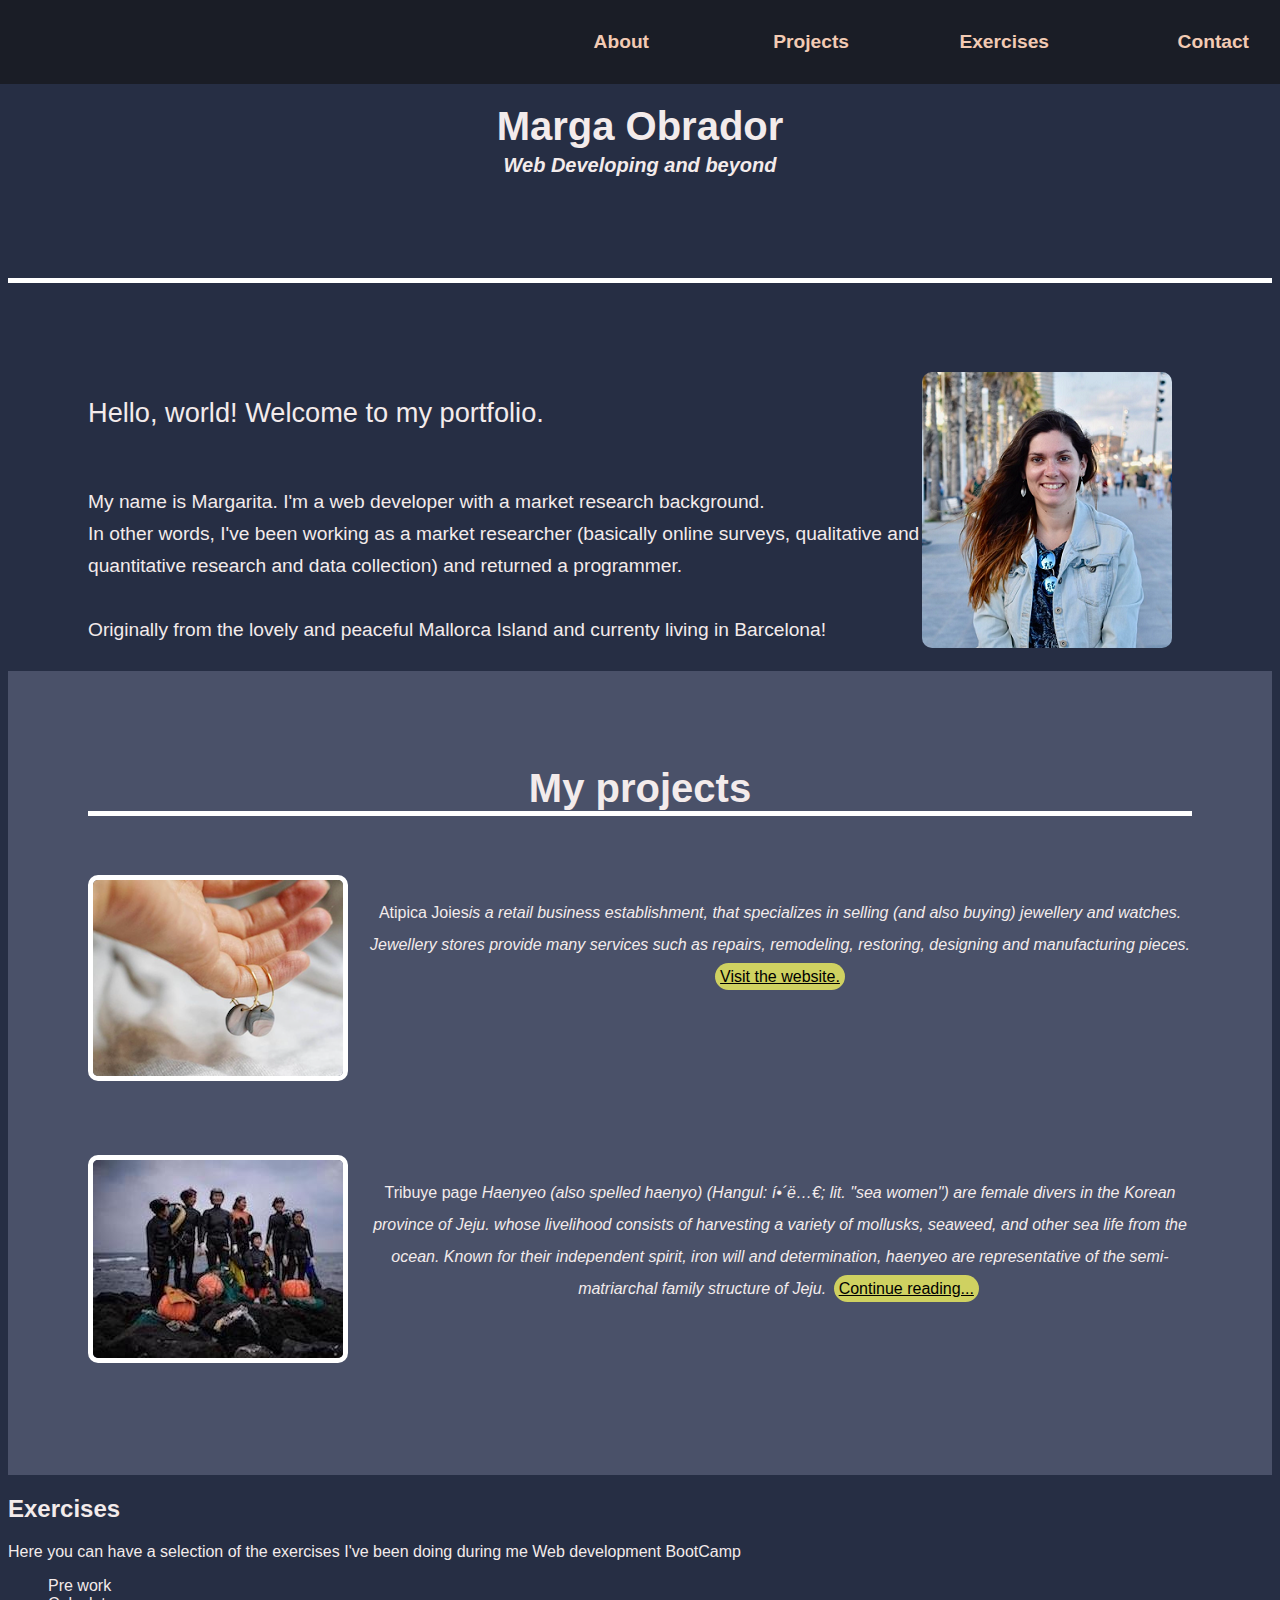
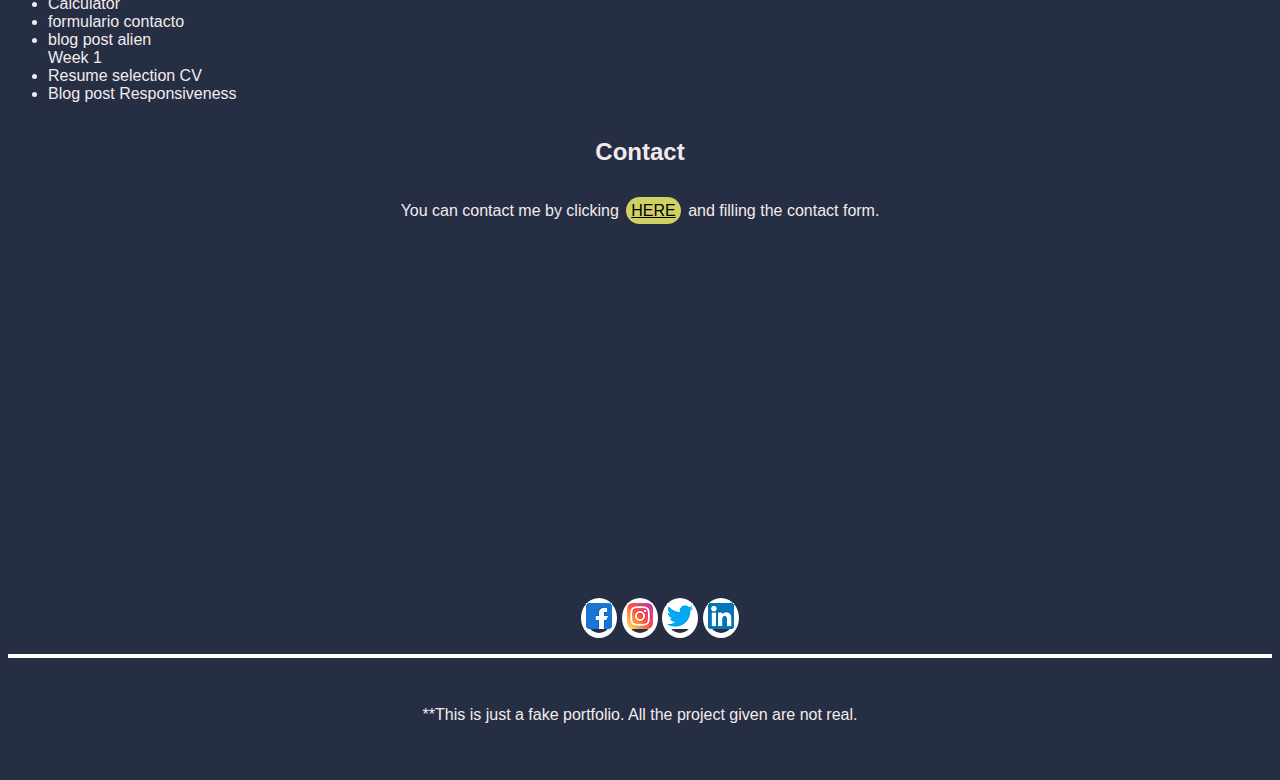
<file: index.html>
<!DOCTYPE html>
<html lang=”en”>
<head>
    <meta charset=”UTF-8″ />
    <title>Marga Obrador</title>
    <link href="css/styles.css" rel="stylesheet">
</head>

<body>

    <div class="wrapper">
    <header>
            <h1>Marga Obrador
                <p><cite>Web Developing and beyond</cite></p>
            </h1>
   
   </header>
</div>
   <!--  MENU  Section-->
  
    <nav id="navbar" class="nav">
        <ul class="nav-list">
            <li><a href="#about">About</a></li>
            <li><a href="#projects">Projects</a></li>
            <li><a href="#projects">Exercises</a></li>
            <li><a href="#contact">Contact</a></li>
        </ul>
      </nav>

   <!-- END of MENU Section  -->

   <!-- Start about me Section --> 
<section id="about"><div>
<article class="about-section">
            <p><img src="img/hellome.png" alt="hellome." title="hellome"><label><br>Hello, world! Welcome to my portfolio.</br></label></p>
              
                <p>My name is Margarita. I'm a web developer with a market research background.
                <br>In other words, I've been working as a market researcher (basically online surveys, qualitative and quantitative research and data collection) and returned a programmer.</br>
                <br> Originally from the lovely and peaceful Mallorca Island and currenty living in Barcelona! </br></p>
            </article>
</div>
</section>
   <!-- END  about me Section --> 

    <!-- start MY PROJECTS Section-->

<section id="projects" class="projects-section">
<div>
  <article>

<h2>My projects</h2>
        <div class="projects-grid">
        <p><img src="img/atipicaweb.PNG" alt="atipica." title="atipica"><br>Atipica Joies<cite>is a retail business establishment, that specializes in selling (and also buying) jewellery and watches. Jewellery stores provide many services such as repairs, remodeling, restoring, designing and manufacturing pieces. </cite><a href="./atipica.html" target="_blank">Visit the website.</a></br></p>
              

        <p><img src="img/sirenasweb.jpg" alt="haenyeo." title="haenyeo"><br>Tribuye page<cite> Haenyeo (also spelled haenyo) (Hangul: 해녀; lit. "sea women") are female divers in the Korean province of Jeju. whose livelihood consists of harvesting a variety of mollusks, seaweed, and other sea life from the ocean. Known for their independent spirit, iron will and determination, haenyeo are representative of the semi-matriarchal family structure of Jeju. </cite><a href="haenyeo.html" target="_blank">Continue reading...</a></br></p>
              
                
                
    </div>

</article>
<div>
</section>


 <!-- END MY PROJECTS -->
 <!-- Exercises Section -->

 <section class="exercises-section">
    <h2>Exercises</h2>

    Here you can have a selection of the exercises I've been doing during me Web development BootCamp 
<ul>

   <div>Pre work</div> 
   <li>Calculator</li>
   <li> formulario contacto</li>
   <li> blog post alien</li>
   <div>Week 1 

    <li> Resume selection CV</li>
<li> Blog post Responsiveness</li>
   </div>



</ul>

    
 </section>
 <!-- Contact me SECTION -->
    
<section id="contact">
<div class="contact-section">     
<h2>Contact</h2>

        <p>You can contact me by clicking <a href="form.html">HERE</a> and filling the contact form.  
            <p><iframe src="https://www.google.com/maps/embed?pb=!1m18!1m12!1m3!1d3082.163801139522!2d3.2586590151859944!3d39.42042027949343!2m3!1f0!2f0!3f0!3m2!1i1024!2i768!4f13.1!3m3!1m2!1s0x12965aa1d4b530df%3A0xdce4710c7e0912fb!2sCarrer%20de%20La%20Marina%2C%2046%2C%2007670%20Portocolom%2C%20Illes%20Balears!5e0!3m2!1sca!2ses!4v1627636086955!5m2!1sca!2ses" width="400" height="300" style="border:0;" allowfullscreen="" loading="lazy"></iframe></p>

        </div>
<p>
    <div class="socialnetwork">
    <ul>
        <li> <a href="https://facebook.com/margari/" target="_blank"><img src="img/facebook.png" alt="Facebook"></a></li>
        <li> <a href="https://instagram.com/marguia/" target="_blank"><img src="img/instagram.png" alt="Instagram"></a></li>
        <li> <a href="https://twitter.com/margaobrador" target="_blank"><img src="img/twitter.png" alt="Twitter"></a></li>
        <li> <a href="https://www.linkedin.com/in/margaritaobrador/" target="_blank"><img src="img/linkedin.png" alt="Linkedin"></a></li>
       
    </div>
</ul>
</p>
</article>
</section>

<!--  END Contact me SECTION -->

<footer>
    <p> **This is just a fake portfolio. All the project given are not real. 
</footer>

</body>

</html>
</file>
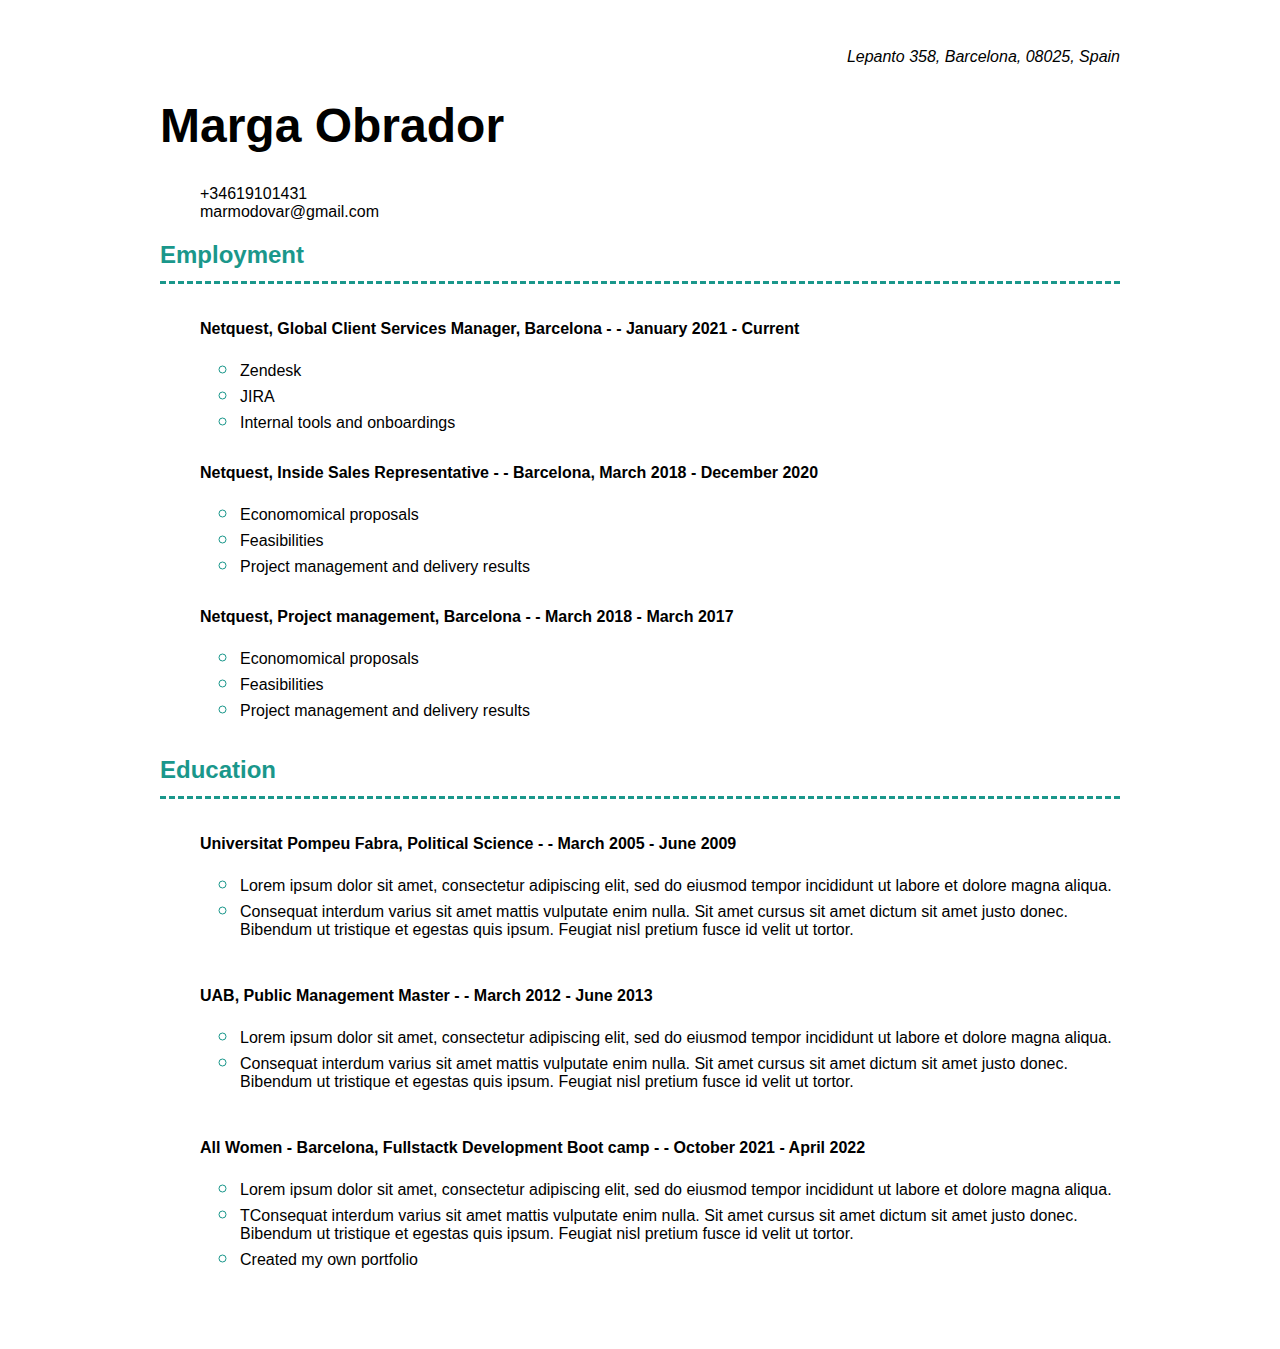
<file: resume/index.html>
<!DOCTYPE html>
<html lang="en">

<head>
  <title>Margarita Obrador</title>
  <meta charset="utf-8" />
  <link rel="stylesheet" href="css/stylesheet.css" />
</head>

<body>
    <main class="main">
      <article>
  
        <!-- header con información de dirección personal -->
        <header class="resumeHeader">
          <address class="resumeHeaderAddress" itemprop="address" itemscope itemtype="https://schema.org/PostalAddress">
            <span itemprop="streetAddress">Lepanto 358</span>,
            <span itemprop="addresslocality">Barcelona</span>,
            <span itemprop="postalCode">08025</span>,
            <span itemprop="addressCountry">Spain</span>
          </address>
          <!-- header con parte de nombre y datos de contacto -->
          <h1 itemprop="name">Marga Obrador</h1>
          <ul class="cvContact">
            <li style="list-style-type: none;">
              <a itemprop="telephone" href="tel:+34619101431">+34619101431
            </li>
            <!-- I've added this style since it was not working on my CSS-->
            <li style="list-style-type: none;">
              <a itemprop="email" href="mailto:marmodovar@gmail.com">marmodovar@gmail.com</a>
            </li>
          </ul>
        </header>
        <!-- final de header -->

        <!-- inicio seccion experiencia profesional -->

        <section class="resumeSection">
          <h2 class="resumeSectionTitle">Employment</h2>
          <ol>
            <!-- empleo A -->
            <li class="employmentDetails" itemscope itemprop="worksFor" itemtype="https://schema.org/Organization">
                <div class="employmentTitle">
              <span itemprop="name">Netquest</span>,
              <span itemprop="jobTitle">Global Client Services Manager</span>,
              <span itemprop="workLocation">Barcelona</span>
              - - 
              <span class="betweenDates">January 2021 - Current</span>
            </div>
              <ul class="responsibilites">
                <li> Zendesk </li>
                <li> JIRA </li>
                <li> Internal tools and onboardings </li>
  
              </ul>
            </li>
            <!-- empleo B -->
            <li class="employmentDetails" itemscope itemprop="worksFor" itemtype="https://schema.org/Organization">
                <div class="employmentTitle">
                <span itemprop="name">Netquest</span>, 
                <span itemprop="jobTitle">Inside Sales Representative</span>
                - - 
                <span itemprop="workLocation">Barcelona</span>,
                <span class="betweenDates">March 2018 - December 2020</span>
            </div>
                <ul class="responsibilites">
                  <li> Economomical proposals</li>
                  <li> Feasibilities</li>
                  <li> Project management and delivery results</li>
    
                </ul>
              </li>
            <!--  empleo C -->
            <li class="employmentDetails" itemscope itemprop="worksFor" itemtype="https://schema.org/Organization">
                <div class="employmentTitle">
                <span itemprop="name">Netquest</span>,
                <span itemprop="jobTitle">Project management</span>,
                <span itemprop="workLocation">Barcelona</span>
               - - 
                <span class="betweenDates">March 2018 - March 2017</span>
            </div>
                <ul class="responsibilites">
                    <li> Economomical proposals </li>
                    <li> Feasibilities</li>
                    <li> Project management and delivery results</li>
                </ul>
              </li>
          </ol>
        </section>
        <!-- fin sección empleo -->
        <section class="resumeSection">
          <!-- inicio sección educación -->
          <h2 class="resumeSectionTitle">Education</h2>
          <ol>
            <!-- educación 1 -->
            
              <li class="educationDetails" itemprop="https://schema.org/EducationalOrganization">
              <div class="employmentTitle">
              <span itemprop="alumni">Universitat Pompeu Fabra</span>,
              <span itemprop="name">Political Science</span>
              - - 
              <span class="betweenDates">March 2005 - June 2009</span>
            </div>
          
              <ul class="responsibilities">
                <li> Lorem ipsum dolor sit amet, consectetur adipiscing elit, sed do eiusmod tempor incididunt ut labore et dolore magna aliqua.
                </li>
                <li> Consequat interdum varius sit amet mattis vulputate enim nulla. Sit amet cursus sit amet dictum sit amet justo donec. Bibendum ut tristique et egestas quis ipsum. Feugiat nisl pretium fusce id velit ut tortor. </li>

              </ul>
            </ol>
            </li>
            <!-- educacion 2 --> 
            <ol>
            <li class="educationDetails"
                itemprop="https://schema.org/EducationalOrganization">
              <div class="employmentTitle">
              <span itemprop="alumni">UAB</span>,
              <span itemprop="name">Public Management Master</span>
              - - 
              <span class="betweenDates">March 2012 - June 2013</span>
              </div>
            
              <ul class="responsibilities">
                <li> Lorem ipsum dolor sit amet, consectetur adipiscing elit, sed do eiusmod tempor incididunt ut labore et dolore magna aliqua.
                </li>
                <li> Consequat interdum varius sit amet mattis vulputate enim nulla. Sit amet cursus sit amet dictum sit amet justo donec. Bibendum ut tristique et egestas quis ipsum. Feugiat nisl pretium fusce id velit ut tortor. </li>
  
              </ul>
            </ol>
            </li>
            <!-- educacion 3 --> 
            <ol>
                <li class="educationDetails"
                itemprop="https://schema.org/EducationalOrganization">
                <div class="employmentTitle">
                    <span itemprop="alumni">All Women - Barcelona</span>,
                    <span itemprop="name">Fullstactk Development Boot camp</span> 
                - - 
                    <span itemid="betweenDates">October 2021 - April 2022</span>
            </div>
            
              <ul class="responsibilities">
                <li> Lorem ipsum dolor sit amet, consectetur adipiscing elit, sed do eiusmod tempor incididunt ut labore et dolore magna aliqua.
                </li>
                <li> TConsequat interdum varius sit amet mattis vulputate enim nulla. Sit amet cursus sit amet dictum sit amet justo donec. Bibendum ut tristique et egestas quis ipsum. Feugiat nisl pretium fusce id velit ut tortor. </li>
                <li> Created my own portfolio</li>
              </ul>
            
          </ol>
        </li>
        </section>
  
      </article>
    </main>
  </body>
  
  </html>
</file>
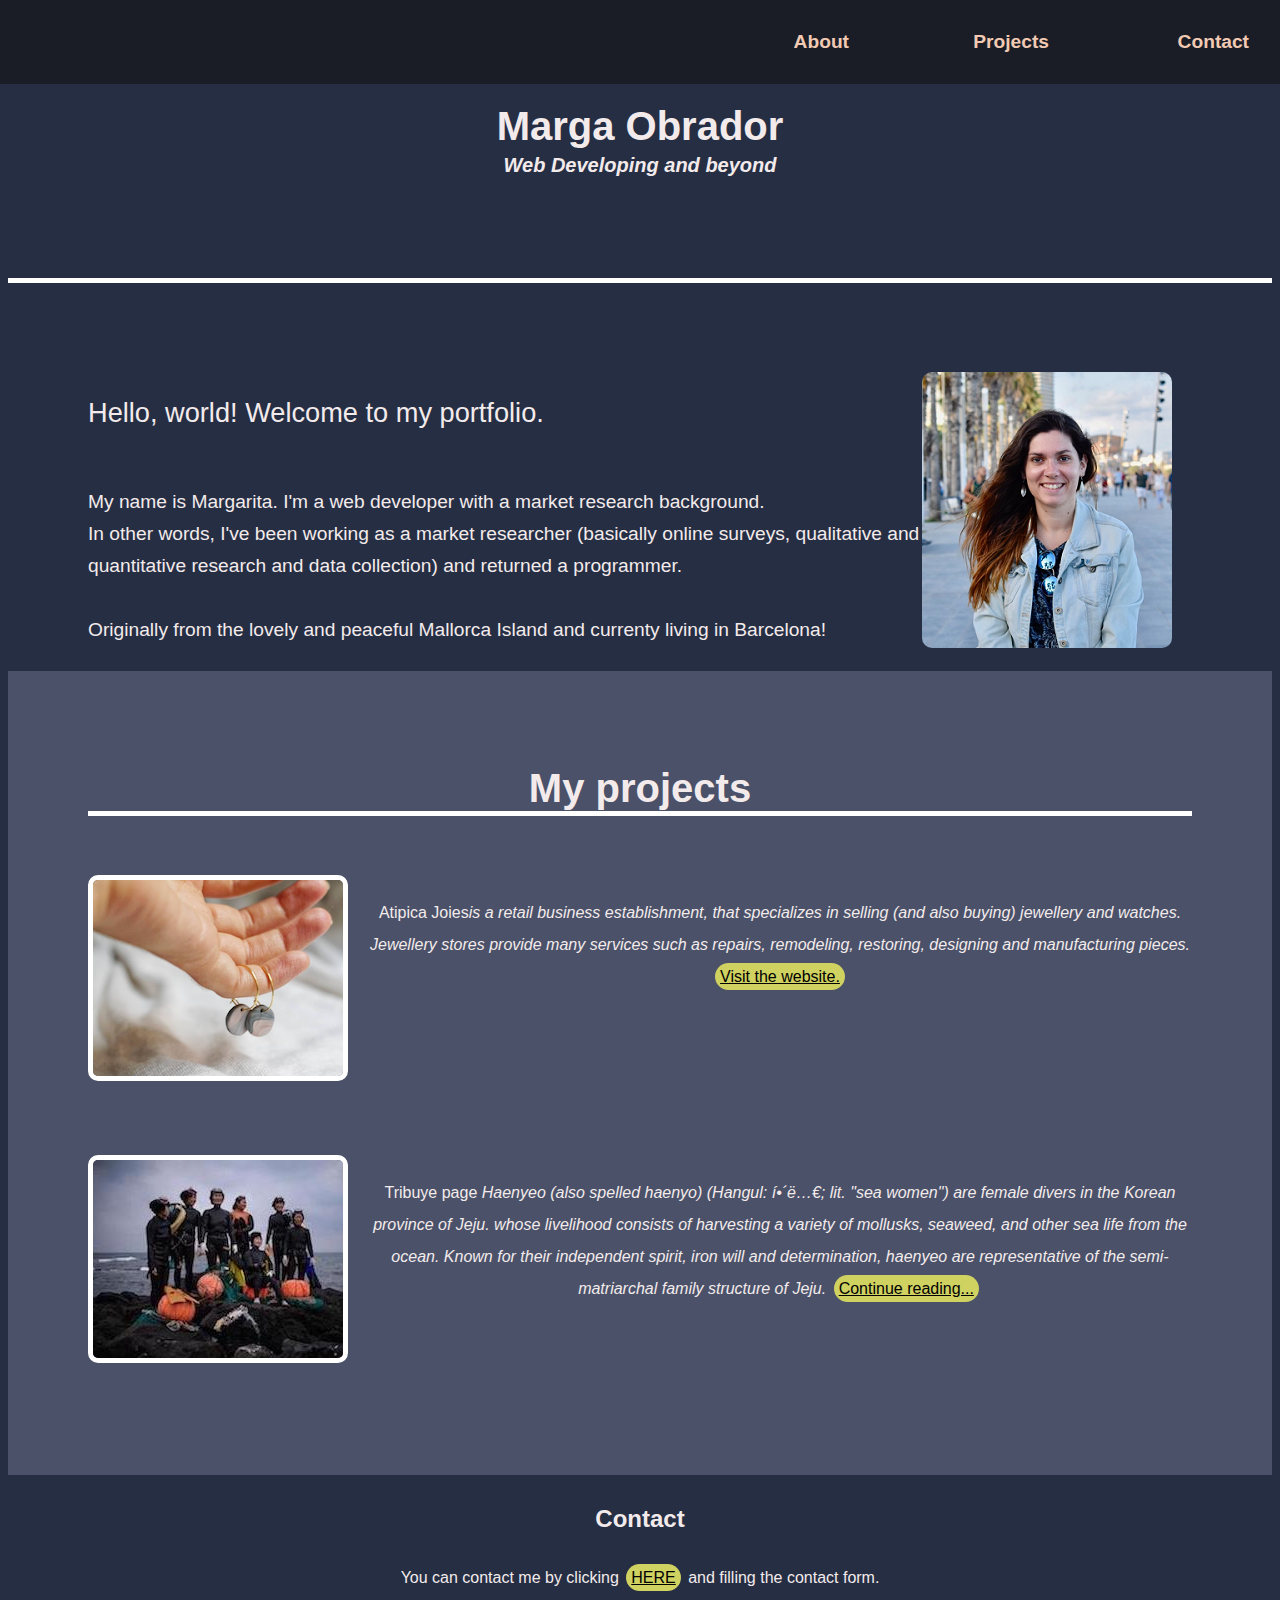
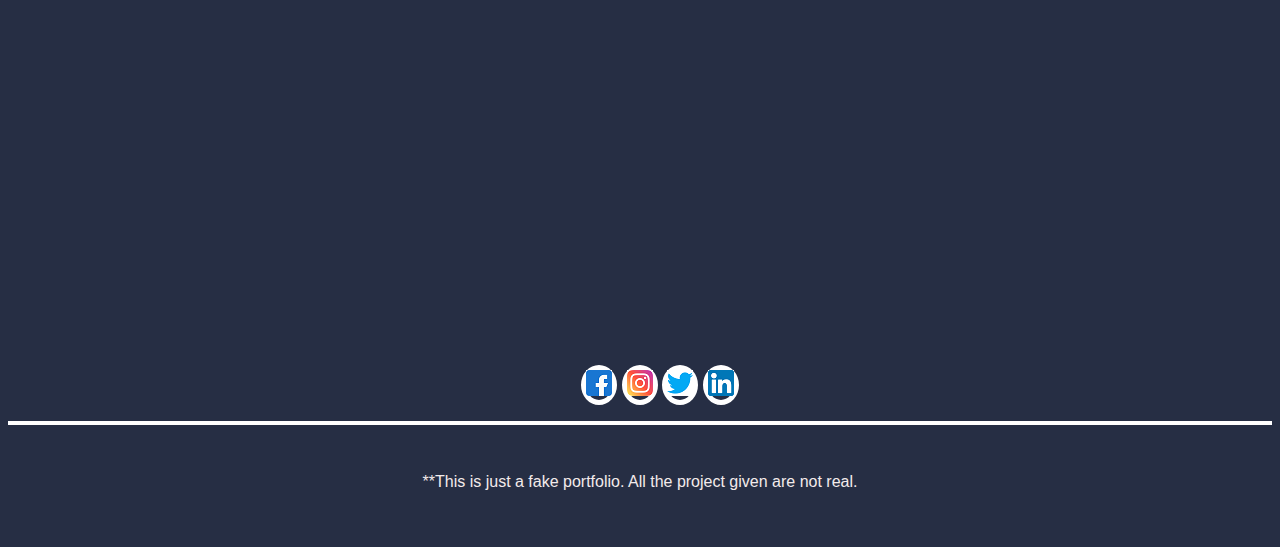
<file: myweb/myweb/index.html>
<!DOCTYPE html>
<html lang=”en”>
<head>
    <meta charset=”UTF-8″ />
    <title>Marga Obrador</title>
    <link href="css/styles.css" rel="stylesheet">
</head>

<body>

    <div class="wrapper">
    <header>
            <h1>Marga Obrador
                <p><cite>Web Developing and beyond</cite></p>
            </h1>
   
   </header>
</div>
   <!--  MENU  Section-->
  
    <nav id="navbar" class="nav">
        <ul class="nav-list">
            <li><a href="#about">About</a></li>
            <li><a href="#projects">Projects</a></li>
            <li><a href="#contact">Contact</a></li>
        </ul>
      </nav>

   <!-- END of MENU Section  -->

   <!-- Start about me Section --> 
<section id="about"><div>
<article class="about-section">
            <p><img src="img/hellome.png" alt="hellome." title="hellome"><label><br>Hello, world! Welcome to my portfolio.</br></label></p>
              
                <p>My name is Margarita. I'm a web developer with a market research background.
                <br>In other words, I've been working as a market researcher (basically online surveys, qualitative and quantitative research and data collection) and returned a programmer.</br>
                <br> Originally from the lovely and peaceful Mallorca Island and currenty living in Barcelona! </br></p>
            </article>
</div>
</section>
   <!-- END  about me Section --> 

    <!-- start MY PROJECTS Section-->

<section id="projects" class="projects-section">
<div>
  <article>

<h2>My projects</h2>
        <div class="projects-grid">
        <p><img src="img/atipicaweb.PNG" alt="atipica." title="atipica"><br>Atipica Joies<cite>is a retail business establishment, that specializes in selling (and also buying) jewellery and watches. Jewellery stores provide many services such as repairs, remodeling, restoring, designing and manufacturing pieces. </cite><a href="./atipica.html" target="_blank">Visit the website.</a></br></p>
              

        <p><img src="img/sirenasweb.jpg" alt="haenyeo." title="haenyeo"><br>Tribuye page<cite> Haenyeo (also spelled haenyo) (Hangul: 해녀; lit. "sea women") are female divers in the Korean province of Jeju. whose livelihood consists of harvesting a variety of mollusks, seaweed, and other sea life from the ocean. Known for their independent spirit, iron will and determination, haenyeo are representative of the semi-matriarchal family structure of Jeju. </cite><a href="haenyeo.html" target="_blank">Continue reading...</a></br></p>
              
                
                
    </div>

</article>
<div>
</section>


 <!-- END MY PROJECTS -->
 <!-- Contact me SECTION -->
    
<section id="contact">
<div class="contact-section">     
<h2>Contact</h2>

        <p>You can contact me by clicking <a href="form.html">HERE</a> and filling the contact form.  
            <p><iframe src="https://www.google.com/maps/embed?pb=!1m18!1m12!1m3!1d3082.163801139522!2d3.2586590151859944!3d39.42042027949343!2m3!1f0!2f0!3f0!3m2!1i1024!2i768!4f13.1!3m3!1m2!1s0x12965aa1d4b530df%3A0xdce4710c7e0912fb!2sCarrer%20de%20La%20Marina%2C%2046%2C%2007670%20Portocolom%2C%20Illes%20Balears!5e0!3m2!1sca!2ses!4v1627636086955!5m2!1sca!2ses" width="400" height="300" style="border:0;" allowfullscreen="" loading="lazy"></iframe></p>

        </div>
<p>
    <div class="socialnetwork">
    <ul>
        <li> <a href="https://facebook.com/margari/" target="_blank"><img src="img/facebook.png" alt="Facebook"></a></li>
        <li> <a href="https://instagram.com/marguia/" target="_blank"><img src="img/instagram.png" alt="Instagram"></a></li>
        <li> <a href="https://twitter.com/margaobrador" target="_blank"><img src="img/twitter.png" alt="Twitter"></a></li>
        <li> <a href="https://www.linkedin.com/in/margaritaobrador/" target="_blank"><img src="img/linkedin.png" alt="Linkedin"></a></li>
       
    </div>
</ul>
</p>
</article>
</section>

<!--  END Contact me SECTION -->

<footer>
    <p> **This is just a fake portfolio. All the project given are not real. 
</footer>

</body>

</html>
</file>
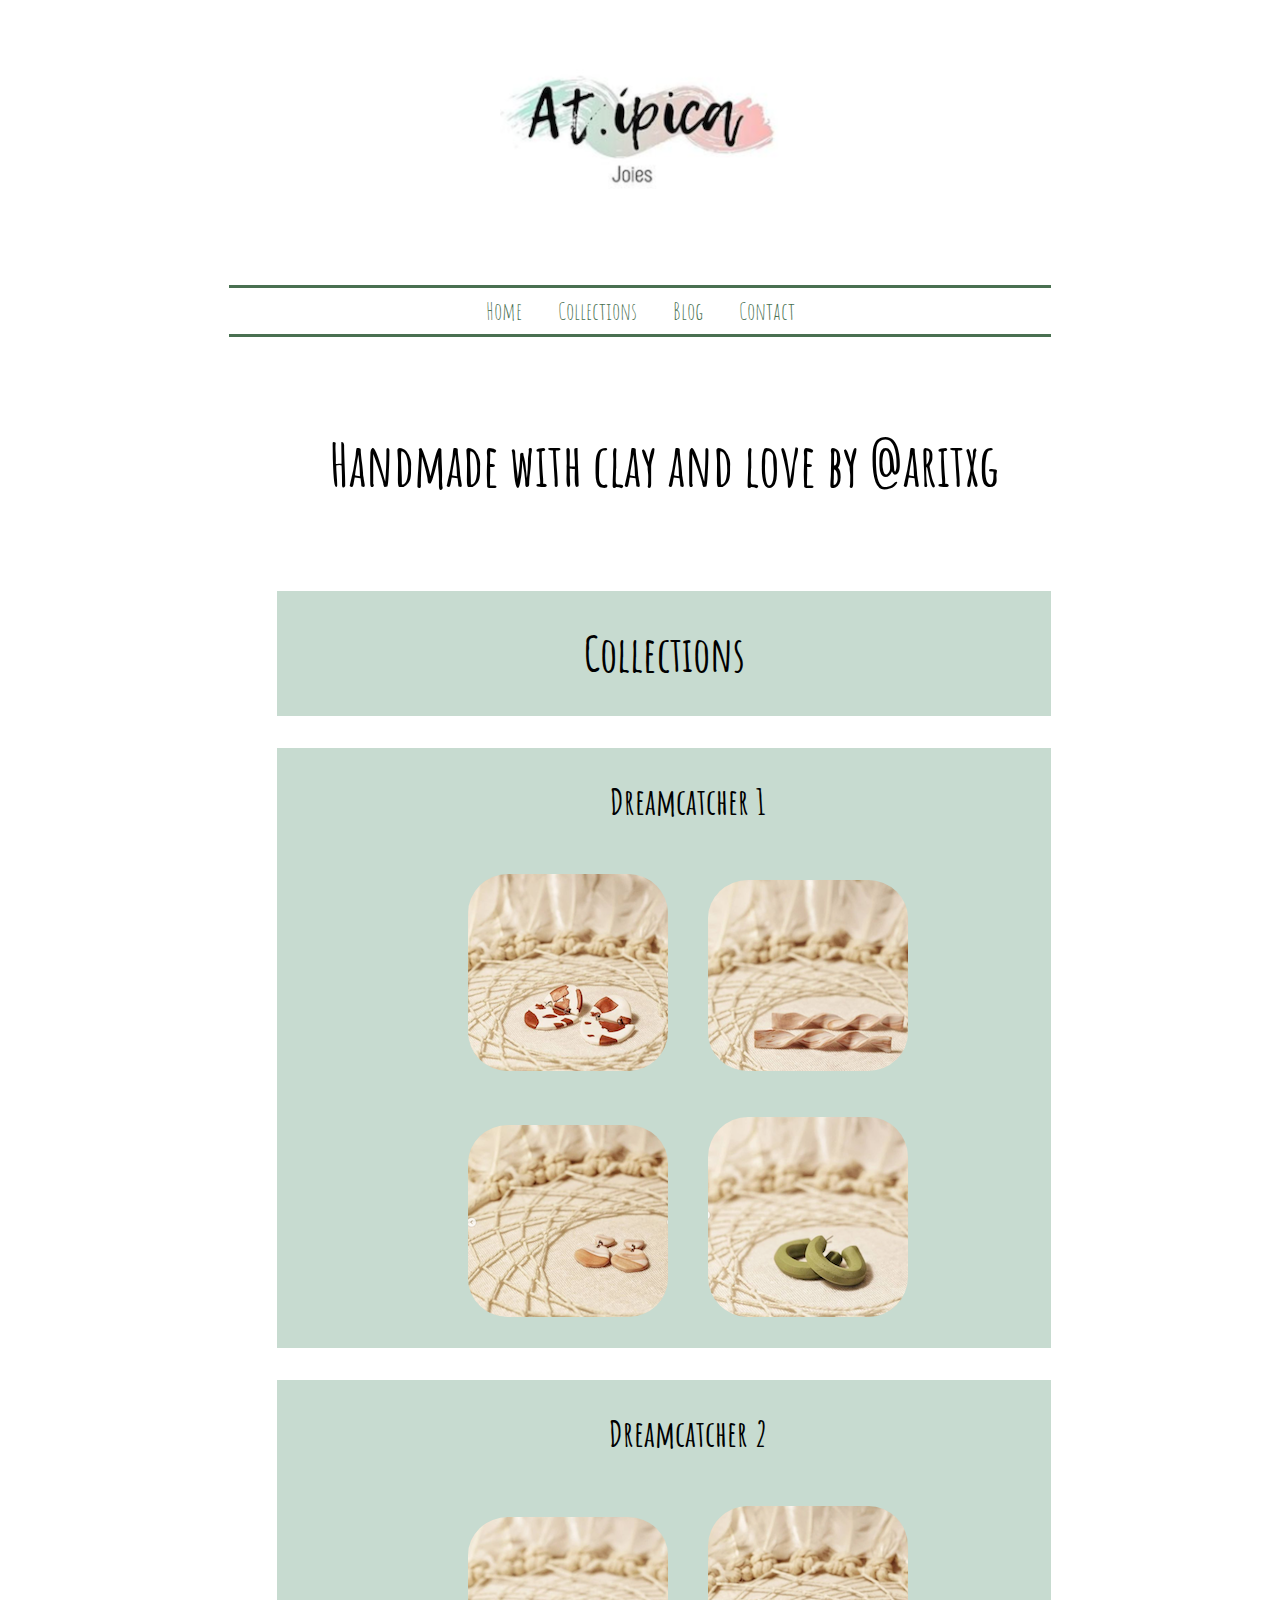
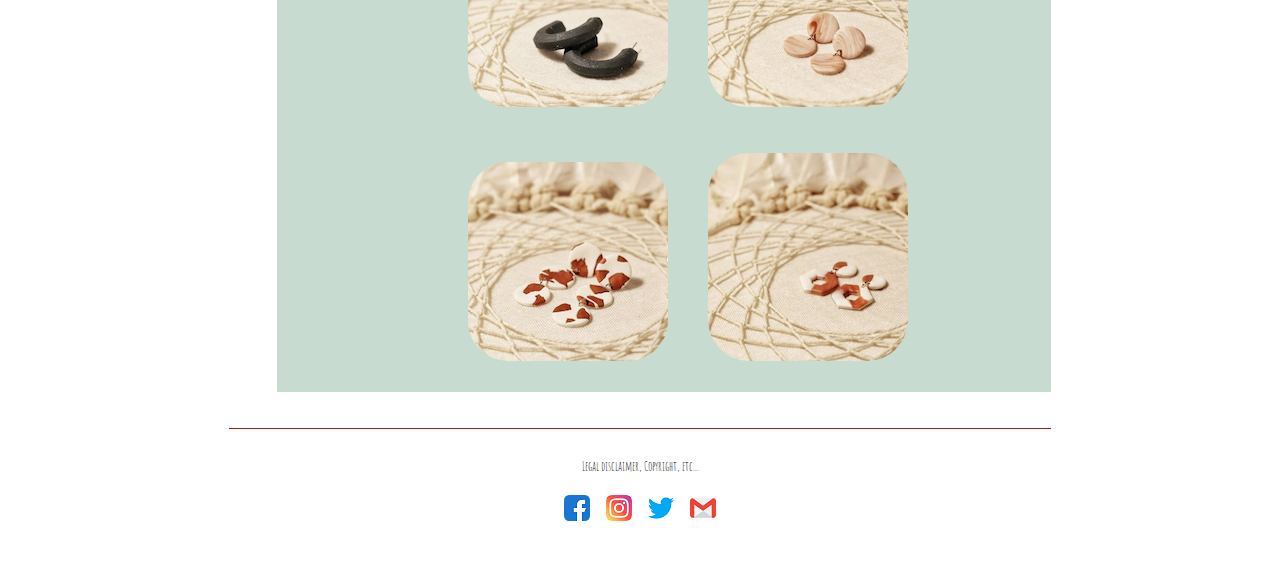
<file: atipica.html>
<!DOCTYPE html>
<html lang="en">
<head>
    <meta charset="UTF-8">
    <meta http-equiv="X-UA-Compatible" content="IE=edge">
    <meta name="viewport" content="width=device-width, initial-scale=1.0">
    <title>Atípica Joies</title>
    <link href="css/atipica.css" rel="stylesheet">
</head>

<body>
    <link href="https://fonts.googleapis.com/css2?family=Amatic+SC&display=swap" rel="stylesheet">
    <div class="wrapper">
<header> 
    <div class="leftheader">
        <img src="img/atipica.png" alt="atipica joies">
        
    </div>

</header>
<nav>
    <ul>
        <li> <a href="#">Home</a></li>
        <li> <a href="#">Collections</a></li>
        <li> <a href="#">Blog</a></li>
        <li> <a href="#">Contact</a></li>
    </ul>
    </nav>

<section> 

<article class="hello"> 

    <p><h1>Handmade with clay and love by @aritxg</h1> </p>
</article>

<article><h1> Collections </h1> </article>
<article>
<section class="collections">
<h2> Dreamcatcher 1</h2>
<div class="collections-grid">

<img src="img/captura1.PNG" alt="Nootka">
<img src="img/captura2.PNG" alt="Miwok">
<img src="img/captura3.PNG" alt="Sioux - Caqui">
<img src="img/captura4.PNG" alt="Sioux - Petroli">

</div>
</section>
</article>
<article>
    <section class="collections">
<h2> Dreamcatcher 2</h2>
<div class="collections-grid">
<img src="img/captura5.PNG" alt="Kiowa">
<img src="img/captura6.PNG" alt="Hopi">
<img src="img/captura7.PNG" alt="Inuit"> 
<img src="img/captura8.PNG" alt="Yuki">  
</div>
</section>
</article>
</section>

 

<footer>

<p> Legal disclaimer, Copyright, etc...</p>
<ul>
    <li> <a href="#"><img src="img/facebook.png" alt="facebook">
    <li> <a href="#"><img src="img/instagram.png" alt="instagram">
    <li> <a href="#"><img src="img/twitter.png" alt="twitter">
    <li> <a href="#"><img src="img/gmail.png" alt="gmail">
</ul>
    
</footer>
</div>
</body>
</html>
</file>
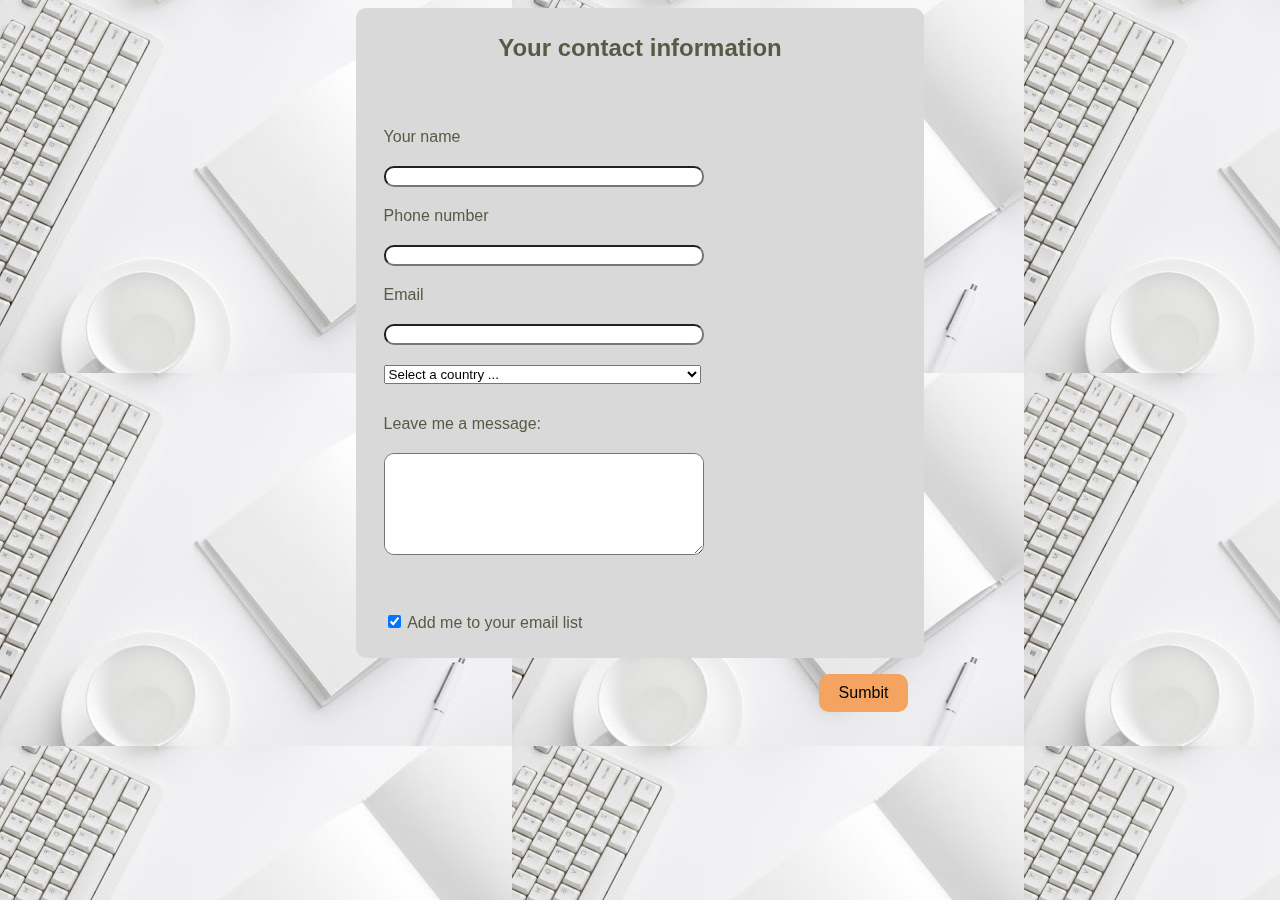
<file: form.html>
<!DOCTYPE html>
<html lang="en">
<head>
    <meta charset="UTF-8">
    <meta http-equiv="X-UA-Compatible" content="IE=edge">
    <meta name="viewport" content="width=device-width, initial-scale=1.0">
    <title>Let's talk!</title>
    <link href="css/form.css" rel="stylesheet">
</head>
<body>
<form action="https://e3vwdl4bpd.execute-api.us-west-2.amazonaws.com/default/API2SES" method="POST">
    <input type="hidden" name="send_to" value="marmodovar@gmail.com">


<section>
    <fieldset>
    <legend> Your contact information</legend>
    <label for="name">Your name</label> <input type="text" id="name" name="name">
    <label for="phone">Phone number</label><input type="tel" id="phone" name="phone">
    <label for="email">Email</label><input type="email" id="email" name="email">
    <label for="abtype">
    <select name="abtype" class="form-control" id="abtype">
        <option value="0" label="Select a country ... " selected="selected">Select a country ... </option>
        <optgroup id="country-optgroup-Africa" label="Africa">
            <option value="DZ" label="Algeria">Algeria</option>
            <option value="AO" label="Angola">Angola</option>
            <option value="BJ" label="Benin">Benin</option>
            <option value="BW" label="Botswana">Botswana</option>
            <option value="BF" label="Burkina Faso">Burkina Faso</option>
            <option value="BI" label="Burundi">Burundi</option>
            <option value="CM" label="Cameroon">Cameroon</option>
            <option value="CV" label="Cape Verde">Cape Verde</option>
            <option value="CF" label="Central African Republic">Central African Republic</option>
            <option value="TD" label="Chad">Chad</option>
            <option value="KM" label="Comoros">Comoros</option>
            <option value="CG" label="Congo - Brazzaville">Congo - Brazzaville</option>
            <option value="CD" label="Congo - Kinshasa">Congo - Kinshasa</option>
            <option value="CI" label="Côte d’Ivoire">Côte d’Ivoire</option>
            <option value="DJ" label="Djibouti">Djibouti</option>
            <option value="EG" label="Egypt">Egypt</option>
            <option value="GQ" label="Equatorial Guinea">Equatorial Guinea</option>
            <option value="ER" label="Eritrea">Eritrea</option>
            <option value="ET" label="Ethiopia">Ethiopia</option>
            <option value="GA" label="Gabon">Gabon</option>
            <option value="GM" label="Gambia">Gambia</option>
            <option value="GH" label="Ghana">Ghana</option>
            <option value="GN" label="Guinea">Guinea</option>
            <option value="GW" label="Guinea-Bissau">Guinea-Bissau</option>
            <option value="KE" label="Kenya">Kenya</option>
            <option value="LS" label="Lesotho">Lesotho</option>
            <option value="LR" label="Liberia">Liberia</option>
            <option value="LY" label="Libya">Libya</option>
            <option value="MG" label="Madagascar">Madagascar</option>
            <option value="MW" label="Malawi">Malawi</option>
            <option value="ML" label="Mali">Mali</option>
            <option value="MR" label="Mauritania">Mauritania</option>
            <option value="MU" label="Mauritius">Mauritius</option>
            <option value="YT" label="Mayotte">Mayotte</option>
            <option value="MA" label="Morocco">Morocco</option>
            <option value="MZ" label="Mozambique">Mozambique</option>
            <option value="NA" label="Namibia">Namibia</option>
            <option value="NE" label="Niger">Niger</option>
            <option value="NG" label="Nigeria">Nigeria</option>
            <option value="RW" label="Rwanda">Rwanda</option>
            <option value="RE" label="Réunion">Réunion</option>
            <option value="SH" label="Saint Helena">Saint Helena</option>
            <option value="SN" label="Senegal">Senegal</option>
            <option value="SC" label="Seychelles">Seychelles</option>
            <option value="SL" label="Sierra Leone">Sierra Leone</option>
            <option value="SO" label="Somalia">Somalia</option>
            <option value="ZA" label="South Africa">South Africa</option>
            <option value="SD" label="Sudan">Sudan</option>
            <option value="SZ" label="Swaziland">Swaziland</option>
            <option value="ST" label="São Tomé and Príncipe">São Tomé and Príncipe</option>
            <option value="TZ" label="Tanzania">Tanzania</option>
            <option value="TG" label="Togo">Togo</option>
            <option value="TN" label="Tunisia">Tunisia</option>
            <option value="UG" label="Uganda">Uganda</option>
            <option value="EH" label="Western Sahara">Western Sahara</option>
            <option value="ZM" label="Zambia">Zambia</option>
            <option value="ZW" label="Zimbabwe">Zimbabwe</option>
        </optgroup>
        <optgroup id="country-optgroup-Americas" label="Americas">
            <option value="AI" label="Anguilla">Anguilla</option>
            <option value="AG" label="Antigua and Barbuda">Antigua and Barbuda</option>
            <option value="AR" label="Argentina">Argentina</option>
            <option value="AW" label="Aruba">Aruba</option>
            <option value="BS" label="Bahamas">Bahamas</option>
            <option value="BB" label="Barbados">Barbados</option>
            <option value="BZ" label="Belize">Belize</option>
            <option value="BM" label="Bermuda">Bermuda</option>
            <option value="BO" label="Bolivia">Bolivia</option>
            <option value="BR" label="Brazil">Brazil</option>
            <option value="VG" label="British Virgin Islands">British Virgin Islands</option>
            <option value="CA" label="Canada">Canada</option>
            <option value="KY" label="Cayman Islands">Cayman Islands</option>
            <option value="CL" label="Chile">Chile</option>
            <option value="CO" label="Colombia">Colombia</option>
            <option value="CR" label="Costa Rica">Costa Rica</option>
            <option value="CU" label="Cuba">Cuba</option>
            <option value="DM" label="Dominica">Dominica</option>
            <option value="DO" label="Dominican Republic">Dominican Republic</option>
            <option value="EC" label="Ecuador">Ecuador</option>
            <option value="SV" label="El Salvador">El Salvador</option>
            <option value="FK" label="Falkland Islands">Falkland Islands</option>
            <option value="GF" label="French Guiana">French Guiana</option>
            <option value="GL" label="Greenland">Greenland</option>
            <option value="GD" label="Grenada">Grenada</option>
            <option value="GP" label="Guadeloupe">Guadeloupe</option>
            <option value="GT" label="Guatemala">Guatemala</option>
            <option value="GY" label="Guyana">Guyana</option>
            <option value="HT" label="Haiti">Haiti</option>
            <option value="HN" label="Honduras">Honduras</option>
            <option value="JM" label="Jamaica">Jamaica</option>
            <option value="MQ" label="Martinique">Martinique</option>
            <option value="MX" label="Mexico">Mexico</option>
            <option value="MS" label="Montserrat">Montserrat</option>
            <option value="AN" label="Netherlands Antilles">Netherlands Antilles</option>
            <option value="NI" label="Nicaragua">Nicaragua</option>
            <option value="PA" label="Panama">Panama</option>
            <option value="PY" label="Paraguay">Paraguay</option>
            <option value="PE" label="Peru">Peru</option>
            <option value="PR" label="Puerto Rico">Puerto Rico</option>
            <option value="BL" label="Saint Barthélemy">Saint Barthélemy</option>
            <option value="KN" label="Saint Kitts and Nevis">Saint Kitts and Nevis</option>
            <option value="LC" label="Saint Lucia">Saint Lucia</option>
            <option value="MF" label="Saint Martin">Saint Martin</option>
            <option value="PM" label="Saint Pierre and Miquelon">Saint Pierre and Miquelon</option>
            <option value="VC" label="Saint Vincent and the Grenadines">Saint Vincent and the Grenadines</option>
            <option value="SR" label="Suriname">Suriname</option>
            <option value="TT" label="Trinidad and Tobago">Trinidad and Tobago</option>
            <option value="TC" label="Turks and Caicos Islands">Turks and Caicos Islands</option>
            <option value="VI" label="U.S. Virgin Islands">U.S. Virgin Islands</option>
            <option value="US" label="United States">United States</option>
            <option value="UY" label="Uruguay">Uruguay</option>
            <option value="VE" label="Venezuela">Venezuela</option>
        </optgroup>
        <optgroup id="country-optgroup-Asia" label="Asia">
            <option value="AF" label="Afghanistan">Afghanistan</option>
            <option value="AM" label="Armenia">Armenia</option>
            <option value="AZ" label="Azerbaijan">Azerbaijan</option>
            <option value="BH" label="Bahrain">Bahrain</option>
            <option value="BD" label="Bangladesh">Bangladesh</option>
            <option value="BT" label="Bhutan">Bhutan</option>
            <option value="BN" label="Brunei">Brunei</option>
            <option value="KH" label="Cambodia">Cambodia</option>
            <option value="CN" label="China">China</option>
            <option value="GE" label="Georgia">Georgia</option>
            <option value="HK" label="Hong Kong SAR China">Hong Kong SAR China</option>
            <option value="IN" label="India">India</option>
            <option value="ID" label="Indonesia">Indonesia</option>
            <option value="IR" label="Iran">Iran</option>
            <option value="IQ" label="Iraq">Iraq</option>
            <option value="IL" label="Israel">Israel</option>
            <option value="JP" label="Japan">Japan</option>
            <option value="JO" label="Jordan">Jordan</option>
            <option value="KZ" label="Kazakhstan">Kazakhstan</option>
            <option value="KW" label="Kuwait">Kuwait</option>
            <option value="KG" label="Kyrgyzstan">Kyrgyzstan</option>
            <option value="LA" label="Laos">Laos</option>
            <option value="LB" label="Lebanon">Lebanon</option>
            <option value="MO" label="Macau SAR China">Macau SAR China</option>
            <option value="MY" label="Malaysia">Malaysia</option>
            <option value="MV" label="Maldives">Maldives</option>
            <option value="MN" label="Mongolia">Mongolia</option>
            <option value="MM" label="Myanmar [Burma]">Myanmar [Burma]</option>
            <option value="NP" label="Nepal">Nepal</option>
            <option value="NT" label="Neutral Zone">Neutral Zone</option>
            <option value="KP" label="North Korea">North Korea</option>
            <option value="OM" label="Oman">Oman</option>
            <option value="PK" label="Pakistan">Pakistan</option>
            <option value="PS" label="Palestinian Territories">Palestinian Territories</option>
            <option value="YD" label="People's Democratic Republic of Yemen">People's Democratic Republic of Yemen</option>
            <option value="PH" label="Philippines">Philippines</option>
            <option value="QA" label="Qatar">Qatar</option>
            <option value="SA" label="Saudi Arabia">Saudi Arabia</option>
            <option value="SG" label="Singapore">Singapore</option>
            <option value="KR" label="South Korea">South Korea</option>
            <option value="LK" label="Sri Lanka">Sri Lanka</option>
            <option value="SY" label="Syria">Syria</option>
            <option value="TW" label="Taiwan">Taiwan</option>
            <option value="TJ" label="Tajikistan">Tajikistan</option>
            <option value="TH" label="Thailand">Thailand</option>
            <option value="TL" label="Timor-Leste">Timor-Leste</option>
            <option value="TR" label="Turkey">Turkey</option>
            <option value="TM" label="Turkmenistan">Turkmenistan</option>
            <option value="AE" label="United Arab Emirates">United Arab Emirates</option>
            <option value="UZ" label="Uzbekistan">Uzbekistan</option>
            <option value="VN" label="Vietnam">Vietnam</option>
            <option value="YE" label="Yemen">Yemen</option>
        </optgroup>
        <optgroup id="country-optgroup-Europe" label="Europe">
            <option value="AL" label="Albania">Albania</option>
            <option value="AD" label="Andorra">Andorra</option>
            <option value="AT" label="Austria">Austria</option>
            <option value="BY" label="Belarus">Belarus</option>
            <option value="BE" label="Belgium">Belgium</option>
            <option value="BA" label="Bosnia and Herzegovina">Bosnia and Herzegovina</option>
            <option value="BG" label="Bulgaria">Bulgaria</option>
            <option value="HR" label="Croatia">Croatia</option>
            <option value="CY" label="Cyprus">Cyprus</option>
            <option value="CZ" label="Czech Republic">Czech Republic</option>
            <option value="DK" label="Denmark">Denmark</option>
            <option value="DD" label="East Germany">East Germany</option>
            <option value="EE" label="Estonia">Estonia</option>
            <option value="FO" label="Faroe Islands">Faroe Islands</option>
            <option value="FI" label="Finland">Finland</option>
            <option value="FR" label="France">France</option>
            <option value="DE" label="Germany">Germany</option>
            <option value="GI" label="Gibraltar">Gibraltar</option>
            <option value="GR" label="Greece">Greece</option>
            <option value="GG" label="Guernsey">Guernsey</option>
            <option value="HU" label="Hungary">Hungary</option>
            <option value="IS" label="Iceland">Iceland</option>
            <option value="IE" label="Ireland">Ireland</option>
            <option value="IM" label="Isle of Man">Isle of Man</option>
            <option value="IT" label="Italy">Italy</option>
            <option value="JE" label="Jersey">Jersey</option>
            <option value="LV" label="Latvia">Latvia</option>
            <option value="LI" label="Liechtenstein">Liechtenstein</option>
            <option value="LT" label="Lithuania">Lithuania</option>
            <option value="LU" label="Luxembourg">Luxembourg</option>
            <option value="MK" label="Macedonia">Macedonia</option>
            <option value="MT" label="Malta">Malta</option>
            <option value="FX" label="Metropolitan France">Metropolitan France</option>
            <option value="MD" label="Moldova">Moldova</option>
            <option value="MC" label="Monaco">Monaco</option>
            <option value="ME" label="Montenegro">Montenegro</option>
            <option value="NL" label="Netherlands">Netherlands</option>
            <option value="NO" label="Norway">Norway</option>
            <option value="PL" label="Poland">Poland</option>
            <option value="PT" label="Portugal">Portugal</option>
            <option value="RO" label="Romania">Romania</option>
            <option value="RU" label="Russia">Russia</option>
            <option value="SM" label="San Marino">San Marino</option>
            <option value="RS" label="Serbia">Serbia</option>
            <option value="CS" label="Serbia and Montenegro">Serbia and Montenegro</option>
            <option value="SK" label="Slovakia">Slovakia</option>
            <option value="SI" label="Slovenia">Slovenia</option>
            <option value="ES" label="Spain">Spain</option>
            <option value="SJ" label="Svalbard and Jan Mayen">Svalbard and Jan Mayen</option>
            <option value="SE" label="Sweden">Sweden</option>
            <option value="CH" label="Switzerland">Switzerland</option>
            <option value="UA" label="Ukraine">Ukraine</option>
            <option value="SU" label="Union of Soviet Socialist Republics">Union of Soviet Socialist Republics</option>
            <option value="GB" label="United Kingdom">United Kingdom</option>
            <option value="VA" label="Vatican City">Vatican City</option>
            <option value="AX" label="Åland Islands">Åland Islands</option>
        </optgroup>
        <optgroup id="country-optgroup-Oceania" label="Oceania">
            <option value="AS" label="American Samoa">American Samoa</option>
            <option value="AQ" label="Antarctica">Antarctica</option>
            <option value="AU" label="Australia">Australia</option>
            <option value="BV" label="Bouvet Island">Bouvet Island</option>
            <option value="IO" label="British Indian Ocean Territory">British Indian Ocean Territory</option>
            <option value="CX" label="Christmas Island">Christmas Island</option>
            <option value="CC" label="Cocos [Keeling] Islands">Cocos [Keeling] Islands</option>
            <option value="CK" label="Cook Islands">Cook Islands</option>
            <option value="FJ" label="Fiji">Fiji</option>
            <option value="PF" label="French Polynesia">French Polynesia</option>
            <option value="TF" label="French Southern Territories">French Southern Territories</option>
            <option value="GU" label="Guam">Guam</option>
            <option value="HM" label="Heard Island and McDonald Islands">Heard Island and McDonald Islands</option>
            <option value="KI" label="Kiribati">Kiribati</option>
            <option value="MH" label="Marshall Islands">Marshall Islands</option>
            <option value="FM" label="Micronesia">Micronesia</option>
            <option value="NR" label="Nauru">Nauru</option>
            <option value="NC" label="New Caledonia">New Caledonia</option>
            <option value="NZ" label="New Zealand">New Zealand</option>
            <option value="NU" label="Niue">Niue</option>
            <option value="NF" label="Norfolk Island">Norfolk Island</option>
            <option value="MP" label="Northern Mariana Islands">Northern Mariana Islands</option>
            <option value="PW" label="Palau">Palau</option>
            <option value="PG" label="Papua New Guinea">Papua New Guinea</option>
            <option value="PN" label="Pitcairn Islands">Pitcairn Islands</option>
            <option value="WS" label="Samoa">Samoa</option>
            <option value="SB" label="Solomon Islands">Solomon Islands</option>
            <option value="GS" label="South Georgia and the South Sandwich Islands">South Georgia and the South Sandwich Islands</option>
            <option value="TK" label="Tokelau">Tokelau</option>
            <option value="TO" label="Tonga">Tonga</option>
            <option value="TV" label="Tuvalu">Tuvalu</option>
            <option value="UM" label="U.S. Minor Outlying Islands">U.S. Minor Outlying Islands</option>
            <option value="VU" label="Vanuatu">Vanuatu</option>
            <option value="WF" label="Wallis and Futuna">Wallis and Futuna</option>
        </optgroup>
    </select>
</fieldset>
<fieldset>
    
    <p>
<label for="comments">Leave me a message:</label>
<textarea id="comments" name="comments"></textarea></p>
</fieldset>
<fieldset>
   <input type="checkbox" value="subscribe" name="subscribe" id="subscribe" checked> Add me to your email list
</fieldset>

<button type="submit">Sumbit</button>

</section>


</form>
</body>
</html>
</file>
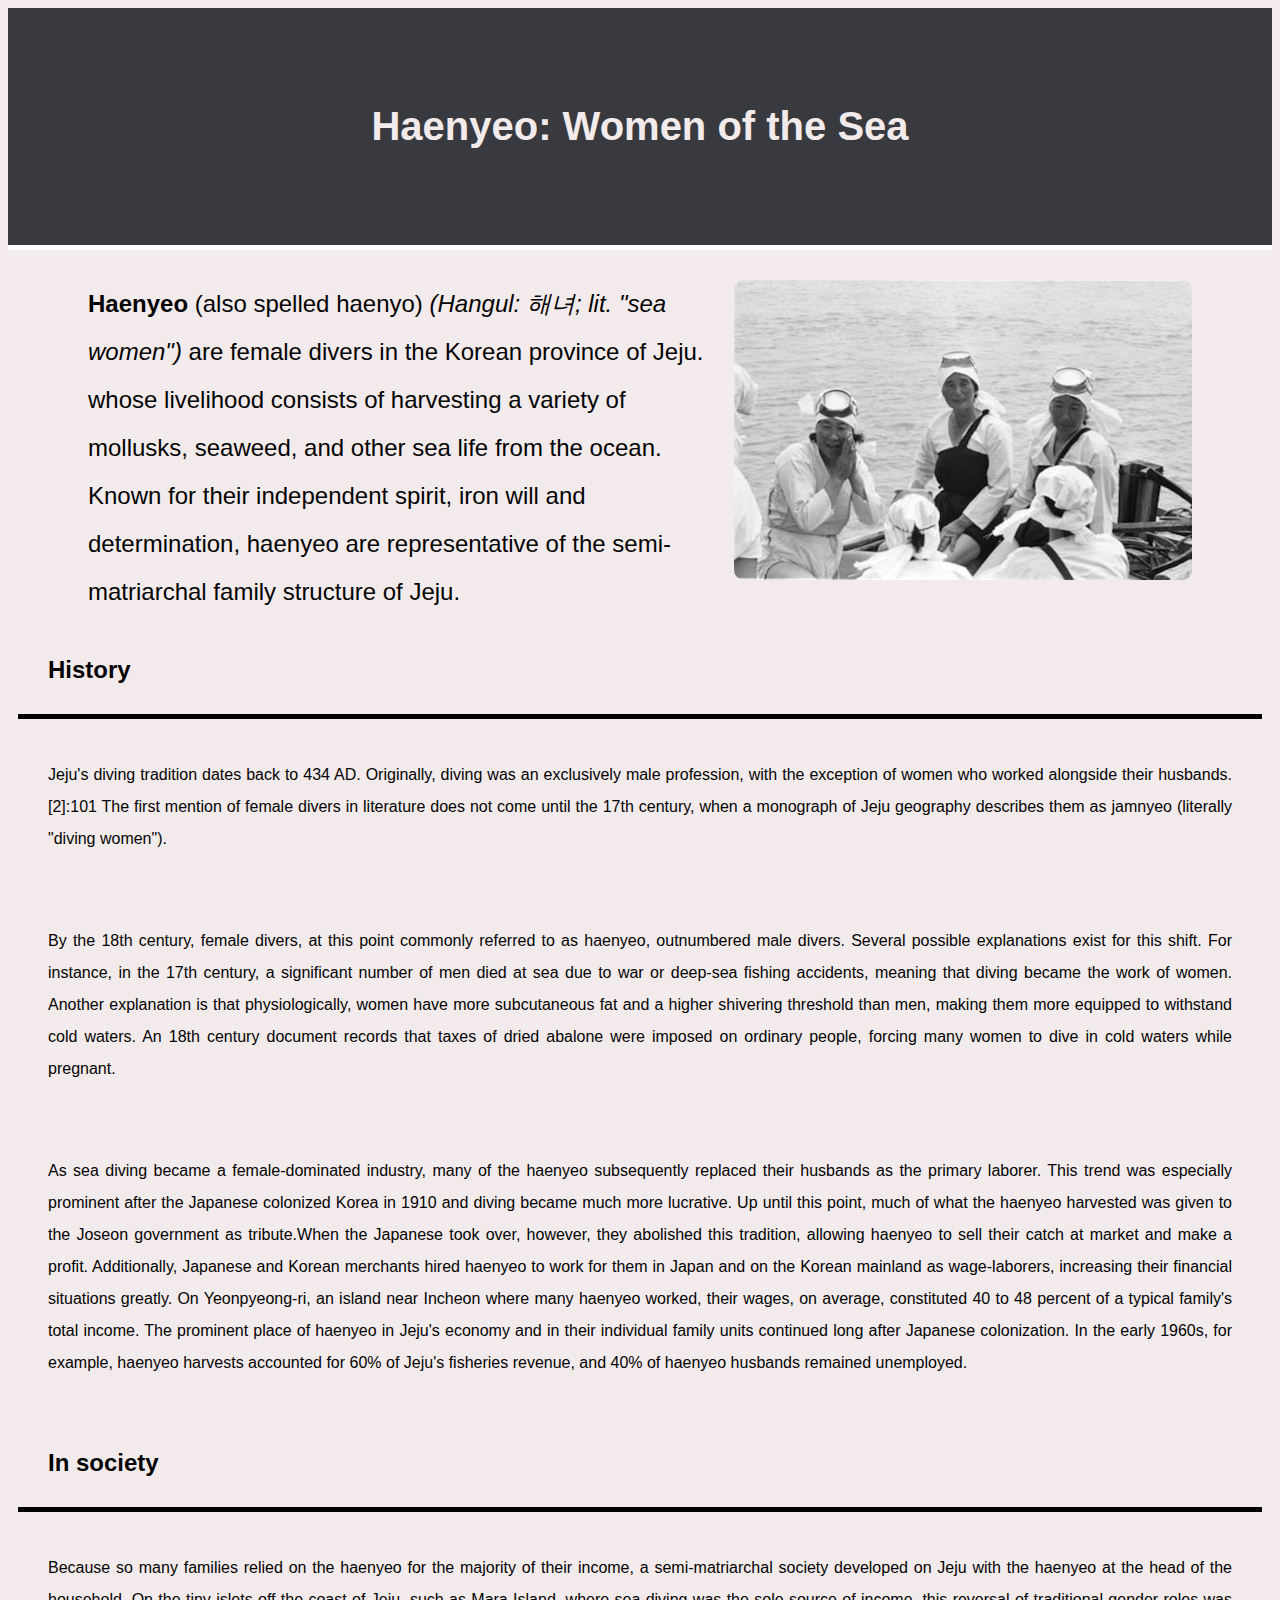
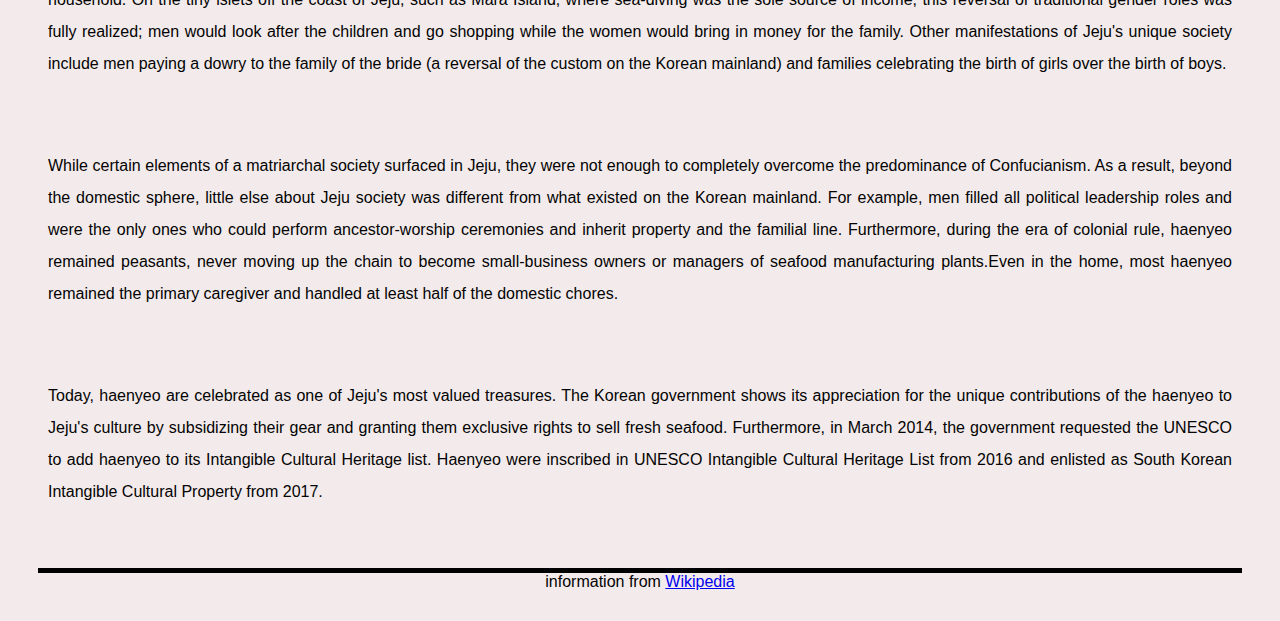
<file: haenyeo.html>
<!DOCTYPE html>
<html lang="en">
<head>
    <meta charset="UTF-8">
    <meta http-equiv="X-UA-Compatible" content="IE=edge">
    <meta name="viewport" content="width=device-width, initial-scale=1.0">
    <title>Haenyeo</title>
    <link href="css/haenyeo.css" rel="stylesheet">
</head>
<body>

   <h1>Haenyeo: Women of the Sea</h1>
        
        
        <article><img src="img/seawomen.jpg" alt="seawomen" title="seawomen"><strong>Haenyeo </strong>(also spelled haenyo) <cite>(Hangul: 해녀; lit. "sea women")</cite> are female divers in the Korean province of Jeju. whose livelihood consists of harvesting a variety of mollusks, seaweed, and other sea life from the ocean. Known for their independent spirit, iron will and determination, haenyeo are representative of the semi-matriarchal family structure of Jeju.</article>
            

<h2>History </h2>
<p>Jeju's diving tradition dates back to 434 AD. Originally, diving was an exclusively male profession, with the exception of women who worked alongside their husbands.[2]:101 The first mention of female divers in literature does not come until the 17th century, when a monograph of Jeju geography describes them as jamnyeo (literally "diving women").</p>

<p>By the 18th century, female divers, at this point commonly referred to as haenyeo, outnumbered male divers. Several possible explanations exist for this shift. For instance, in the 17th century, a significant number of men died at sea due to war or deep-sea fishing accidents, meaning that diving became the work of women. Another explanation is that physiologically, women have more subcutaneous fat and a higher shivering threshold than men, making them more equipped to withstand cold waters. An 18th century document records that taxes of dried abalone were imposed on ordinary people, forcing many women to dive in cold waters while pregnant.</p>

<p>As sea diving became a female-dominated industry, many of the haenyeo subsequently replaced their husbands as the primary laborer. This trend was especially prominent after the Japanese colonized Korea in 1910 and diving became much more lucrative. Up until this point, much of what the haenyeo harvested was given to the Joseon government as tribute.When the Japanese took over, however, they abolished this tradition, allowing haenyeo to sell their catch at market and make a profit. Additionally, Japanese and Korean merchants hired haenyeo to work for them in Japan and on the Korean mainland as wage-laborers, increasing their financial situations greatly. On Yeonpyeong-ri, an island near Incheon where many haenyeo worked, their wages, on average, constituted 40 to 48 percent of a typical family's total income. The prominent place of haenyeo in Jeju's economy and in their individual family units continued long after Japanese colonization. In the early 1960s, for example, haenyeo harvests accounted for 60% of Jeju's fisheries revenue, and 40% of haenyeo husbands remained unemployed.</p>

<h2> In society</h2>
<p>Because so many families relied on the haenyeo for the majority of their income, a semi-matriarchal society developed on Jeju with the haenyeo at the head of the household. On the tiny islets off the coast of Jeju, such as Mara Island, where sea-diving was the sole source of income, this reversal of traditional gender roles was fully realized; men would look after the children and go shopping while the women would bring in money for the family. Other manifestations of Jeju's unique society include men paying a dowry to the family of the bride (a reversal of the custom on the Korean mainland) and families celebrating the birth of girls over the birth of boys.</p>

<p>While certain elements of a matriarchal society surfaced in Jeju, they were not enough to completely overcome the predominance of Confucianism. As a result, beyond the domestic sphere, little else about Jeju society was different from what existed on the Korean mainland. For example, men filled all political leadership roles and were the only ones who could perform ancestor-worship ceremonies and inherit property and the familial line. Furthermore, during the era of colonial rule, haenyeo remained peasants, never moving up the chain to become small-business owners or managers of seafood manufacturing plants.Even in the home, most haenyeo remained the primary caregiver and handled at least half of the domestic chores.</p>

<p>Today, haenyeo are celebrated as one of Jeju's most valued treasures. The Korean government shows its appreciation for the unique contributions of the haenyeo to Jeju's culture by subsidizing their gear and granting them exclusive rights to sell fresh seafood. Furthermore, in March 2014, the government requested the UNESCO to add haenyeo to its Intangible Cultural Heritage list. Haenyeo were inscribed in UNESCO Intangible Cultural Heritage List from 2016 and enlisted as South Korean Intangible Cultural Property from 2017. </p>
</body>

<footer> 

    information from <a href="https://en.wikipedia.org/wiki/Haenyeo" target="_blank">Wikipedia</a>
</footer>

</html>
</file>
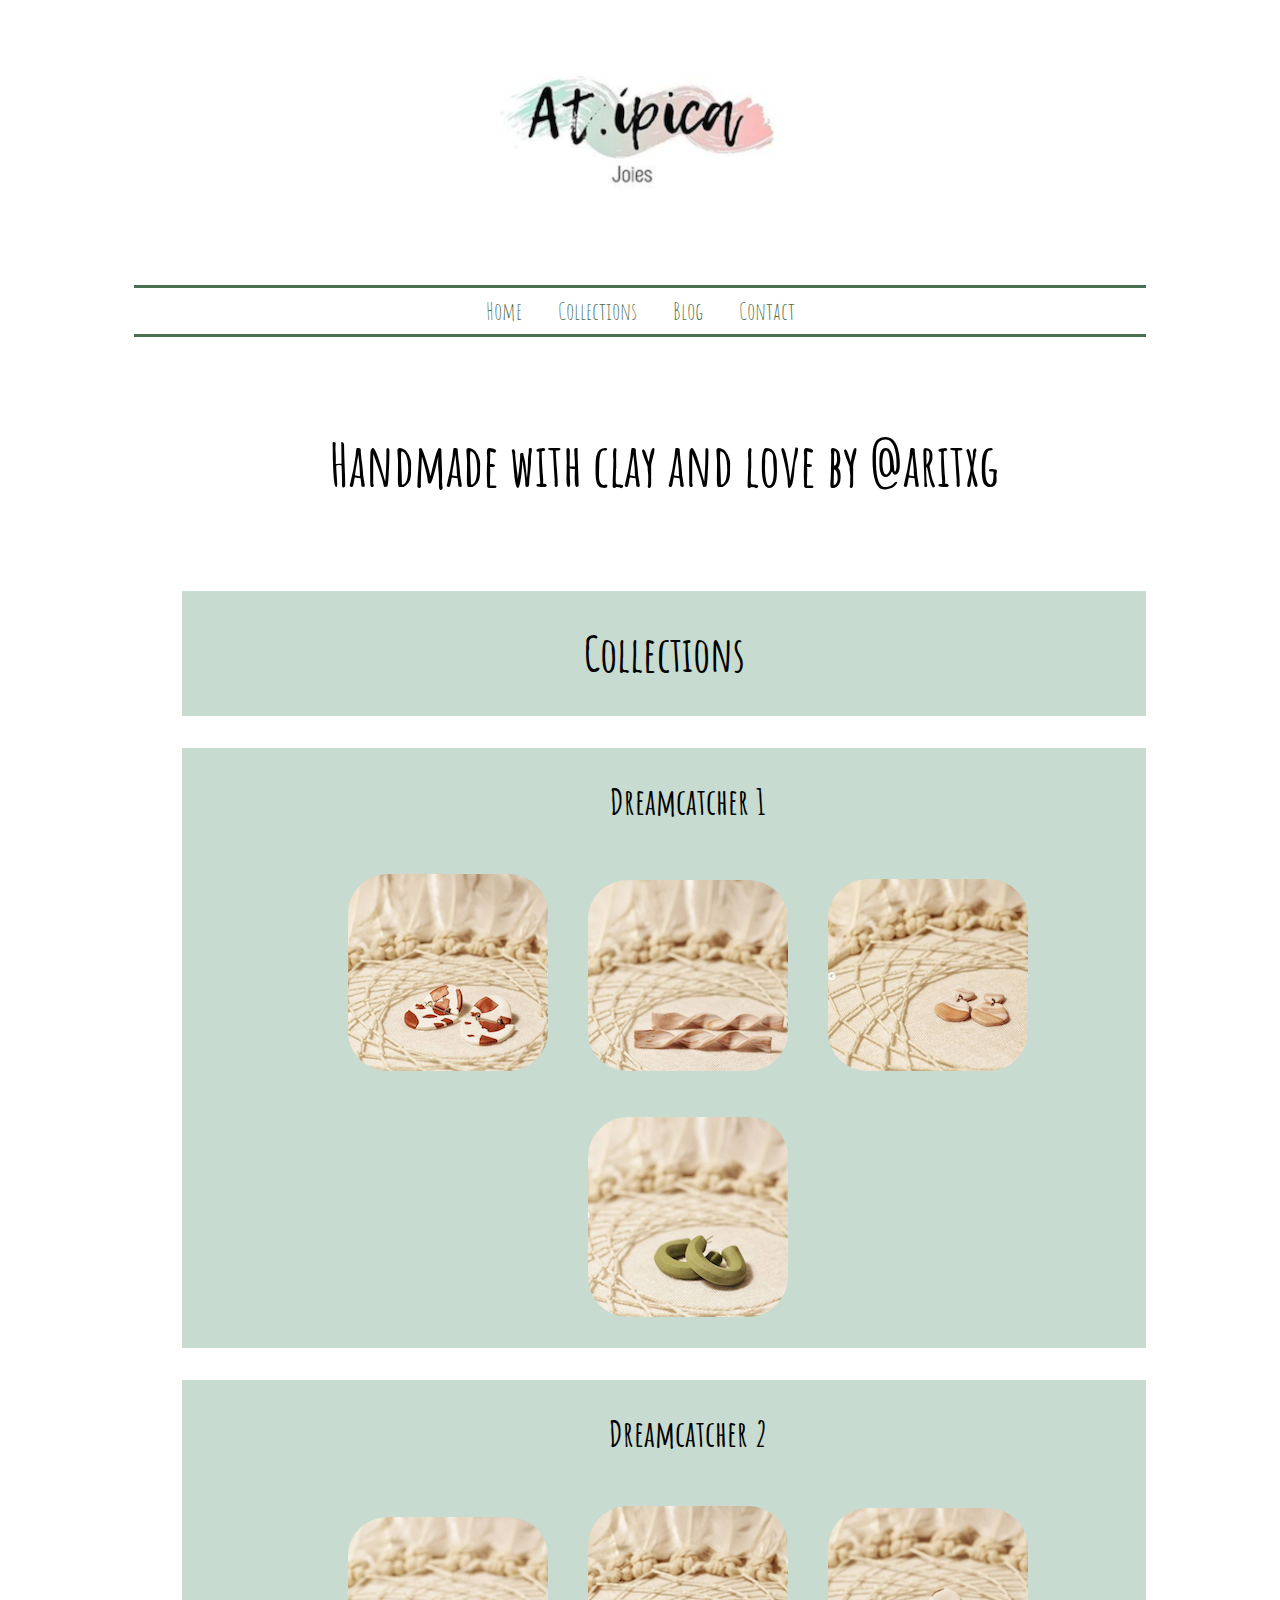
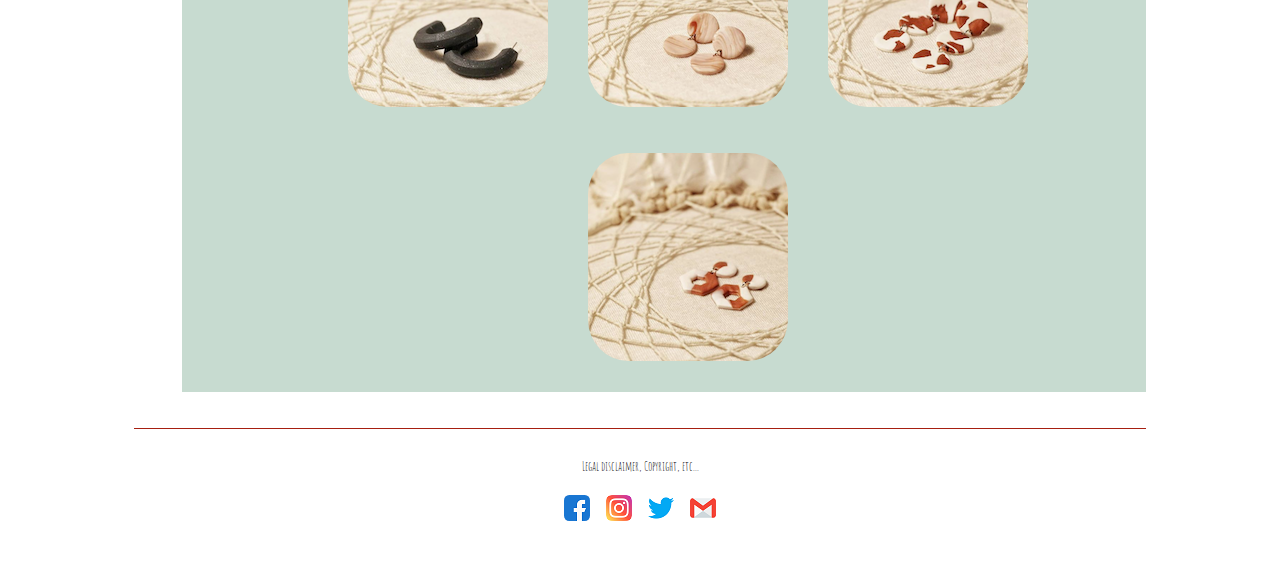
<file: myweb/myweb/atipica.html>
<!DOCTYPE html>
<html lang="en">
<head>
    <meta charset="UTF-8">
    <meta http-equiv="X-UA-Compatible" content="IE=edge">
    <meta name="viewport" content="width=device-width, initial-scale=1.0">
    <title>Atípica Joies</title>
    <link href="css/atipica.css" rel="stylesheet">
</head>

<body>
    <link href="https://fonts.googleapis.com/css2?family=Amatic+SC&display=swap" rel="stylesheet">
    <div class="wrapper">
<header> 
    <div class="leftheader">
        <img src="img/atipica.png" alt="atipica joies"></a>
        
    </div>

</header>
<nav>
    <ul>
        <li> <a href="#">Home</a></li>
        <li> <a href="#">Collections</a></li>
        <li> <a href="#">Blog</a></li>
        <li> <a href="#">Contact</a></li>
    </ul>
    </nav>

<section> 

<article class="hello"> 

    <p><h1>Handmade with clay and love by @aritxg</h1> </p>
</article>

<article><h1> Collections </h1> </article>
<article>
<section class="collections">
<h2> Dreamcatcher 1</h2>
<div class="collections-grid">

<img src="img/captura1.PNG" alt="Nootka">
<img src="img/captura2.PNG" alt="Miwok">
<img src="img/captura3.PNG" alt="Sioux - Caqui">
<img src="img/captura4.PNG" alt="Sioux - Petroli">

</div>
</section>
</article>
<article>
    <section class="collections">
<h2> Dreamcatcher 2</h2>
<div class="collections-grid">
<img src="img/captura5.PNG" alt="Kiowa">
<img src="img/captura6.PNG" alt="Hopi">
<img src="img/captura7.PNG" alt="Inuit"> 
<img src="img/captura8.PNG" alt="Yuki">  
</div>
</section>
</article>
</section>

 

<footer>

<p> Legal disclaimer, Copyright, etc...</p>
<ul>
    <li> <a href="#"><img src="img/facebook.png" alt="facebook">
    <li> <a href="#"><img src="img/instagram.png" alt="instagram">
    <li> <a href="#"><img src="img/twitter.png" alt="twitter">
    <li> <a href="#"><img src="img/gmail.png" alt="gmail">
</ul>
    
</footer>
</div>
</body>
</html>
</file>
<file: css/styles.css>
html {
    box-sizing: border-box;
    scroll-behavior: smooth;
}
*, *:before, *:after {
    box-sizing: inherit;
}
body {
    font-family:'Segoe UI', Tahoma, Geneva, Verdana, sans-serif;
    background-color: #262e44;
    color: rgb(243, 235, 235);

    
}
/*header*/
.wrapper
{
    width: 100%;
    margin: 0 auto;
        
}
h1 {font-size: 2.5em;
        text-align: center;
        background-color: #262e44;
        color:rgb(243, 235, 235);;
        padding: 6rem;
        margin: 0rem;
        width:100%;
        display: flex;
        flex-direction: column;
        justify-content: center;
        align-items: center;
        height: auto;
        border-bottom: 5px solid white;
        
    }
    h1 p{
        padding: 5px;
        margin: 0;
        font-size: 0.5em;
    }

    /*END Header */

    div {
        border: 0px solid red;
    }

    /* Menu section */

.nav { 
    display: flex;
    justify-content: flex-end;
    position: fixed;
    top: 0;
    left: 0;
    width: 100%;
    background: #1A1D26;
    z-index: 10;
    border-bottom: 10px #F2CAB3;
    }

.nav-list {
    display: flex;
    margin-right: 2rem;
    list-style-type: none; 
    padding: 0;
    margin: 3px;
    padding: 0;
    text-align: right;
}
  nav li {
      width: 10rem;
      background-color:#1a1D26;
      text-align: right; 
      margin-bottom: 0.7rem; 
      display: inline-block;
      margin: 20px;
  
 /*Nav a es estilo de los botones del menú */
    }   nav a {
        border: 0px dotted white;
        font-size: 1.2rem;
        color: #F2CAB3; 
        font-weight: bold;
        text-decoration: none; 
        display: inline-block;
        padding: 0.5rem;
        
     }
    /* nav hover como se ven los botones al pasar por encima */
    nav a:hover{
      background-color: #F2CAB3; 
      color: #1a1D26; 
      text-decoration: underline;
      border-radius: 10px;
      
    }   
    
/*FIN menu section */

/* About me section */

.about-section p {
    padding-bottom: 5px;
    border: 0px dotted purple;
    padding-top: 30px;


}
.about-section:not(label) {
    font-size: 1.2rem;
    text-align: left;
    line-height: 2rem;

}
    
article {
    border: 0px dotted yellow;
    margin-bottom: 25px;
    margin: 0 5rem;
    text-align: center;
    padding-top: 30px;
    
}

article img {
    border-radius: 10px;
    float: right;
    border: 0px solid yellowgreen;
    margin-top: 10px;
    margin-right: 20px;
    
}

label{
    border: 0px solid pink;
    font-size: 1.7rem;
    width: 80%;
    text-align:center;  
    margin-bottom: 20rem;
}

/* FIN about me section */

/* MY projects section */

.projects-section {
    background: #4a5169
}

.projects-section h2 {
    border-bottom: 5px solid white;
    padding-top: 35px;
    margin-top: 30px;
    font-size: 2.5rem;
    text-align: center;
}



.projects-grid {
    grid-template-areas: repeat(auto-fit, minmax(320px, 1fr));
    grid-gap: 2rem;
    width: 100%;
    max-width: 1280px;
    margin: 0 auto;
    margin-bottom: 6rem;
    border: 0px dotted rgb(65, 15, 201);
    align-content:left;
    display: grid;
}


.projects-grid h2 {
    text-align: center;
}
.projects-grid img {
    order-radius: 10px;
    float: left;
    border: 5px solid white;

}

article:after {
    content:"";
    display: table;
    clear:both;
}

.projects-grid p {
    border: 0px dotted aquamarine;
    line-height: 2rem;
}

.projects-grid a {
    background-color: rgb(207, 209, 97);
    color: black;
    margin: 3px;
    padding: 5px;
    border-radius: 20px;

}

.projects-grid a:hover {
    background-color: rosybrown;
    color: black    ;
}
/* END of MY projects section */

/*contact me section */

.contact-section {
    display: flex;
    flex-direction: column;
    justify-content: center;
    align-items: center;
    text-align: center;
    width: 100%;
    margin-top: 10px;

}
.contact-section a {
    background-color: rgb(207, 209, 97);
    color: black;
    margin: 3px;
    padding: 5px;
    border-radius: 20px;
}
.contact-section a:hover {
    background-color: rosybrown;
    color: black    ;
}

.socialnetwork {
    border-radius: 10px;
    border: 0px solid white;
    box-sizing: inherit;
    list-style-type:none; 
    padding:0;
    margin-top:10px;
    text-align: center;
    float: center;
}

.socialnetwork li {
    list-style-type:none; 
    padding: 0;
    margin-top:10px;
    display: inline-table;
    text-align:justify;  
    border: 5px solid white; 
    border-radius: 50%; 
}

/* END of contact section */

/* Footer */

footer {
    font-weight: 300;
    display: flex;
    justify-content: space-evenly;
    padding: 2rem;
    border-top: 4px solid white;
}
</file>
<file: resume/css/stylesheet.css>
@import url("https://fonts.googleapis.com/css2?family=Lato:wght@400;700&display=swap");

* {
  box-sizing: border-box; 

}

head {
  display: none; 
  
}
body, html {
  display: block;
  font-family: 'Roboto', Sans-serif; 
  color: black;
  margin: 0;
  width: 100%;
  height: 100%;

}

.main {
  width: 100%;
  max-width: 1024px;
  margin: 0 auto; 
  padding: 3rem 2rem; 
}

.resumeHeader {
position: relative;
}

.resumeHeaderAddress {
  right: 0; 
  /*position: fixed; 
  max-width: 250px;*/
  text-align: right;
  font-style: italic;

}

h1 {
  font-size: 3rem;
}

.cvContact a {
  margin-bottom: .5rem;
  list-style: none;
  color: black; 
  text-decoration: none;
  list-style: none;

}

.resumeSectionTitle {
  font-size: 1.5em;
  color: rgb(26, 151, 139);
  border-bottom: 3px dashed rgb(26, 151, 139);
  padding-bottom: .5em;
}

.resumeSection li:not(ul li) {
  text-decoration: none;
  list-style: none;
  font-weight: 50;
  padding-bottom: 1em;
  padding-top: 1em;

}

.employmentTitle {
  font-weight: bold;
  margin-bottom: 1em;
  text-justify: auto;
}

ul li::marker {
  color: rgb(26, 151, 139);
  font-size: 1.5em;

}
</file>
<file: myweb/myweb/css/styles.css>
html {
    box-sizing: border-box;
    scroll-behavior: smooth;
}
*, *:before, *:after {
    box-sizing: inherit;
}
body {
    font-family:'Segoe UI', Tahoma, Geneva, Verdana, sans-serif;
    background-color: #262e44;
    color: rgb(243, 235, 235);

    
}
/*header*/
.wrapper
{
    width: 100%;
    margin: 0 auto;
        
}
h1 {font-size: 2.5em;
        text-align: center;
        background-color: #262e44;
        color:rgb(243, 235, 235);;
        padding: 6rem;
        margin: 0rem;
        width:100%;
        display: flex;
        flex-direction: column;
        justify-content: center;
        align-items: center;
        height: auto;
        border-bottom: 5px solid white;
        
    }
    h1 p{
        padding: 5px;
        margin: 0;
        font-size: 0.5em;
    }

    /*END Header */

    div {
        border: 0px solid red;
    }

    /* Menu section */

.nav { 
    display: flex;
    justify-content: flex-end;
    position: fixed;
    top: 0;
    left: 0;
    width: 100%;
    background: #1A1D26;
    z-index: 10;
    border-bottom: 10px #F2CAB3;
    }

.nav-list {
    display: flex;
    margin-right: 2rem;
    list-style-type: none; 
    padding: 0;
    margin: 3px;
    padding: 0;
    text-align: right;
}
  nav li {
      width: 10rem;
      background-color:#1a1D26;
      text-align: right; 
      margin-bottom: 0.7rem; 
      display: inline-block;
      margin: 20px;
  
 /*Nav a es estilo de los botones del menú */
    }   nav a {
        border: 0px dotted white;
        font-size: 1.2rem;
        color: #F2CAB3; 
        font-weight: bold;
        text-decoration: none; 
        display: inline-block;
        padding: 0.5rem;
        
     }
    /* nav hover como se ven los botones al pasar por encima */
    nav a:hover{
      background-color: #F2CAB3; 
      color: #1a1D26; 
      text-decoration: underline;
      border-radius: 10px;
      
    }   
    
/*FIN menu section */

/* About me section */

.about-section p {
    padding-bottom: 5px;
    border: 0px dotted purple;
    padding-top: 30px;


}
.about-section:not(label) {
    font-size: 1.2rem;
    text-align: left;
    line-height: 2rem;

}
    
article {
    border: 0px dotted yellow;
    margin-bottom: 25px;
    margin: 0 5rem;
    text-align: center;
    padding-top: 30px;
    
}

article img {
    border-radius: 10px;
    float: right;
    border: 0px solid yellowgreen;
    margin-top: 10px;
    margin-right: 20px;
    
}

label{
    border: 0px solid pink;
    font-size: 1.7rem;
    width: 80%;
    text-align:center;  
    margin-bottom: 20rem;
}

/* FIN about me section */

/* MY projects section */

.projects-section {
    background: #4a5169
}

.projects-section h2 {
    border-bottom: 5px solid white;
    padding-top: 35px;
    margin-top: 30px;
    font-size: 2.5rem;
    text-align: center;
}



.projects-grid {
    grid-template-areas: repeat(auto-fit, minmax(320px, 1fr));
    grid-gap: 2rem;
    width: 100%;
    max-width: 1280px;
    margin: 0 auto;
    margin-bottom: 6rem;
    border: 0px dotted rgb(65, 15, 201);
    align-content:left;
    display: grid;
}


.projects-grid h2 {
    text-align: center;
}
.projects-grid img {
    order-radius: 10px;
    float: left;
    border: 5px solid white;

}

article:after {
    content:"";
    display: table;
    clear:both;
}

.projects-grid p {
    border: 0px dotted aquamarine;
    line-height: 2rem;
}

.projects-grid a {
    background-color: rgb(207, 209, 97);
    color: black;
    margin: 3px;
    padding: 5px;
    border-radius: 20px;

}

.projects-grid a:hover {
    background-color: rosybrown;
    color: black    ;
}
/* END of MY projects section */

/*contact me section */

.contact-section {
    display: flex;
    flex-direction: column;
    justify-content: center;
    align-items: center;
    text-align: center;
    width: 100%;
    margin-top: 10px;

}
.contact-section a {
    background-color: rgb(207, 209, 97);
    color: black;
    margin: 3px;
    padding: 5px;
    border-radius: 20px;
}
.contact-section a:hover {
    background-color: rosybrown;
    color: black    ;
}

.socialnetwork {
    border-radius: 10px;
    border: 0px solid white;
    box-sizing: inherit;
    list-style-type:none; 
    padding:0;
    margin-top:10px;
    text-align: center;
    float: center;
}

.socialnetwork li {
    list-style-type:none; 
    padding: 0;
    margin-top:10px;
    display: inline-table;
    text-align:justify;  
    border: 5px solid white; 
    border-radius: 50%; 
}

/* END of contact section */

/* Footer */

footer {
    font-weight: 300;
    display: flex;
    justify-content: space-evenly;
    padding: 2rem;
    border-top: 4px solid white;
}
</file>
<file: css/atipica.css>
html {
    box-sizing: border-box;
}
*, *:before, *:after {
    box-sizing: inherit;
}
body {
    font-family:'Amatic SC', cursive, Arial, Helvetica, sans-serif;
    font-size: 1.5rem;
}

a {
    color: #DA0090;
    text-decoration: none;
}
a:hover {
    text-decoration: underline;
}
.wrapper {
    width: 65%;
    margin: 0 auto;
}

/*  header */
header {
  
    flex-flow: row nowrap;
    justify-content: space-between;
    display:inline;
}
.leftheader {
    padding: 60px 0 60px 0;
    flex-basis: 50%;
    text-align: center;
    border: 0px solid orange;
    align-content: center;
}

/* end header */
/* nav tab */

nav {
    border-bottom: 3px solid #497051;
    border-top: 3px solid #497051;
    margin-top: 30px;
}
nav ul {
    margin: 0;
    padding: 0;
    list-style-type: none;
    text-align: center;
}
nav li {
    display: inline-block;
}
nav a {
    text-decoration: none;
    color: #497051;
    display: block;
    padding: 0.5rem 1rem;
}
nav a:hover {
    background-color: #FABDC1;
    color: black;
}

/* end nav tab */   

.hello {
    background-color: #FFFFFF;
    text-align: center;
    padding: 20px;
    font-size:120%;
    border-radius: 20px;
}


section {
    border-bottom: 0px solid #DA0090;
    margin-bottom: 0.3rem;
    margin-left: 3rem;
    flex-flow: column nowrap;
    align-content: center;

 
    
}
article {
    margin: 2rem 0;
    border: 0px solid red;
    background-color: #C7DBD0;
    align-content: center;
    text-align: center;
  
    
}

article::after {
    content: "";
    display: table;
    clear: both;
  }
.posted {
    font-size: 0.8rem;
    color: #89A611;
    border: 3px dotted green;
}

/*collections*/

.collections-grid {

        display:table;
        flex-wrap:nowrap;
        padding: 0 4px;
        align-content: center;
}

.collections-grid img {
    border: 0px dotted purple;
    margin: 20px;
    border-radius: 20%;

}

h2 {
    text-align: center;
    border: 0px solid green;
}

/*footer */
footer {
    padding: 1rem 0 3rem 0;
    text-align: center;
    font-size: 0.8rem;
    border-top: 1px solid #A61F11;
}
footer ul {
    margin: 0;
    padding: 0;
    list-style-type: none;
}
footer li {
    display: inline-block;
    margin: 8px;

}

footer img {
    border-radius: 20%;
 
}
/* end footer */
</file>
<file: css/form.css>
html {
    box-sizing: border-box;
    scroll-behavior: smooth;
}
*, *:before, *:after {
    box-sizing: inherit;
}
body {
    font-family:'Segoe UI', Tahoma, Geneva, Verdana, sans-serif;
    background-color:#DFDFC9; 
    background-image: url(../img/formback.jpg)
}

form {
    color: #595947;
}

fieldset:not([type="sumbit"]) {
    border: 0px dotted grey;
    border-radius: 10px;
    margin: 0%;
}
section {
    width: 45%;
    margin: auto;
    margin-top: 0px;
    padding: 1em;
    display: block;
    flex-flow: row nowrap;
    background-color: #D9D9D9;
    border-radius: 10px;
}

legend {
    width: 80%;
    margin-bottom: 50px;
    padding:10px 0;
    font-size: 1.5em;
    font-weight: bold;
    text-align:center;
    color: #595947
}

textarea {
    height: 60px;
    padding: 50px;
    margin: 10px 0;
}

input:not([type="checkbox"]), textarea {
    display: block;
    margin: 20px 0;
    width: 20rem;
    border-radius: 10px;
      
}

p {
    display: block;
    padding-bottom: 0.3rem;
}

label {
    color: #595947;
    margin: 20px 0;
}

button {
    font-size: 1rem;
    margin: 2rem 0;
    background-color: sandybrown;
    color: black;   
    border-radius: 10px;
    border: none;
    padding: 10px 20px;
    float: right;   
}

button:hover {
    background-color: black;
    color: sandybrown

}
</file>
<file: css/haenyeo.css>
html {
    box-sizing: border-box;
    scroll-behavior: smooth;
}
*, *:before, *:after {
    box-sizing: inherit;
}
body {
    font-family:'Segoe UI', Tahoma, Geneva, Verdana, sans-serif;
    background-color:rgb(243, 235, 235);
    color: rgb(3, 3, 3);

    
}

*header*/
.wrapper
{
    width: 100%;
    margin: 0 auto;
        
}
h1 {font-size: 2.5em;
        text-align: center;
        background-color: #383a3f;
        color:rgb(243, 235, 235);
        padding: 6rem;
        margin: 0rem;
        width:100%;
        display: flex;
        flex-direction: column;
        justify-content: center;
        align-items: center;
        height: auto;
        border-bottom: 5px solid white;
        
    }
    h1 p{
        padding: 5px;
        margin: 0;
        font-size: 0.5em;
    }

    /*END Header */
  
    article {
        border: 0px dotted yellow;
        margin-bottom: 25px;
        margin: 0 5rem;
        text-align:inherit;
        padding-top: 30px;
        line-height: 3rem;
        font-size: 1.5rem;
        
    }
    
    article img {
        border-radius: 10px;
        float: right;
        border: 0px solid yellowgreen;
        margin-top: 0px;
        margin-left: 20px;
        
    }
    
    label{
        border: 0px solid pink;
        font-size: 1.7rem;
        width: 80%;
        text-align:center;  
        margin-bottom: 20rem;
    }
    p {
        border: 0px dotted purple;
        line-height: 2rem;
        margin: 10px;
        padding: 30px;
        text-align: justify;
    }

    h2 {
        border: 0px solid orange;
        margin: 10px;
        padding: 30px;
        border-bottom: 5px solid black;
        border-top: 10px;
    }

    footer {
        border-top: 5px solid black;
        margin: 30px;
        text-align: center;
    }
</file>
<file: myweb/myweb/css/atipica.css>
html {
    box-sizing: border-box;
}
*, *:before, *:after {
    box-sizing: inherit;
}
body {
    font-family:'Amatic SC', cursive, Arial, Helvetica, sans-serif;
    font-size: 1.5rem;
}

a {
    color: #DA0090;
    text-decoration: none;
}
a:hover {
    text-decoration: underline;
}
.wrapper {
    width: 80%;
    margin: 0 auto;
}

/*  header */
header {
  
    flex-flow: row nowrap;
    justify-content: space-between;
    display:inline;
}
.leftheader {
    padding: 60px 0 60px 0;
    flex-basis: 50%;
    text-align: center;
    border: 0px solid orange;
    align-content: center;
}

/* end header */
/* nav tab */

nav {
    border-bottom: 3px solid #497051;
    border-top: 3px solid #497051;
    margin-top: 30px;
}
nav ul {
    margin: 0;
    padding: 0;
    list-style-type: none;
    text-align: center;
}
nav li {
    display: inline-block;
}
nav a {
    text-decoration: none;
    color: #497051;
    display: block;
    padding: 0.5rem 1rem;
}
nav a:hover {
    background-color: #FABDC1;
    color: black;
}

/* end nav tab */   

.hello {
    background-color: #FFFFFF;
    text-align: center;
    padding: 20px;
    font-size:120%;
    border-radius: 20px;
}


section {
    border-bottom: 0px solid #DA0090;
    margin-bottom: 0.3rem;
    margin-left: 3rem;
    flex-flow: column nowrap;
    align-content: center;

 
    
}
article {
    margin: 2rem 0;
    border: 0px solid red;
    background-color: #C7DBD0;
    align-content: center;
    text-align: center;
  
    
}

article::after {
    content: "";
    display: table;
    clear: both;
  }
.posted {
    font-size: 0.8rem;
    color: #89A611;
    border: 3px dotted green;
}

/*collections*/

.collections-grid {

        display:table;
        flex-wrap:nowrap;
        padding: 0 4px;
        align-content: center;
}

.collections-grid img {
    border: 0px dotted purple;
    margin: 20px;
    border-radius: 20%;

}

h2 {
    text-align: center;
    border: 0px solid green;
}

/*footer */
footer {
    padding: 1rem 0 3rem 0;
    text-align: center;
    font-size: 0.8rem;
    border-top: 1px solid #A61F11;
}
footer ul {
    margin: 0;
    padding: 0;
    list-style-type: none;
}
footer li {
    display: inline-block;
    margin: 8px;

}

footer img {
    border-radius: 20%;
 
}
/* end footer */
</file>
